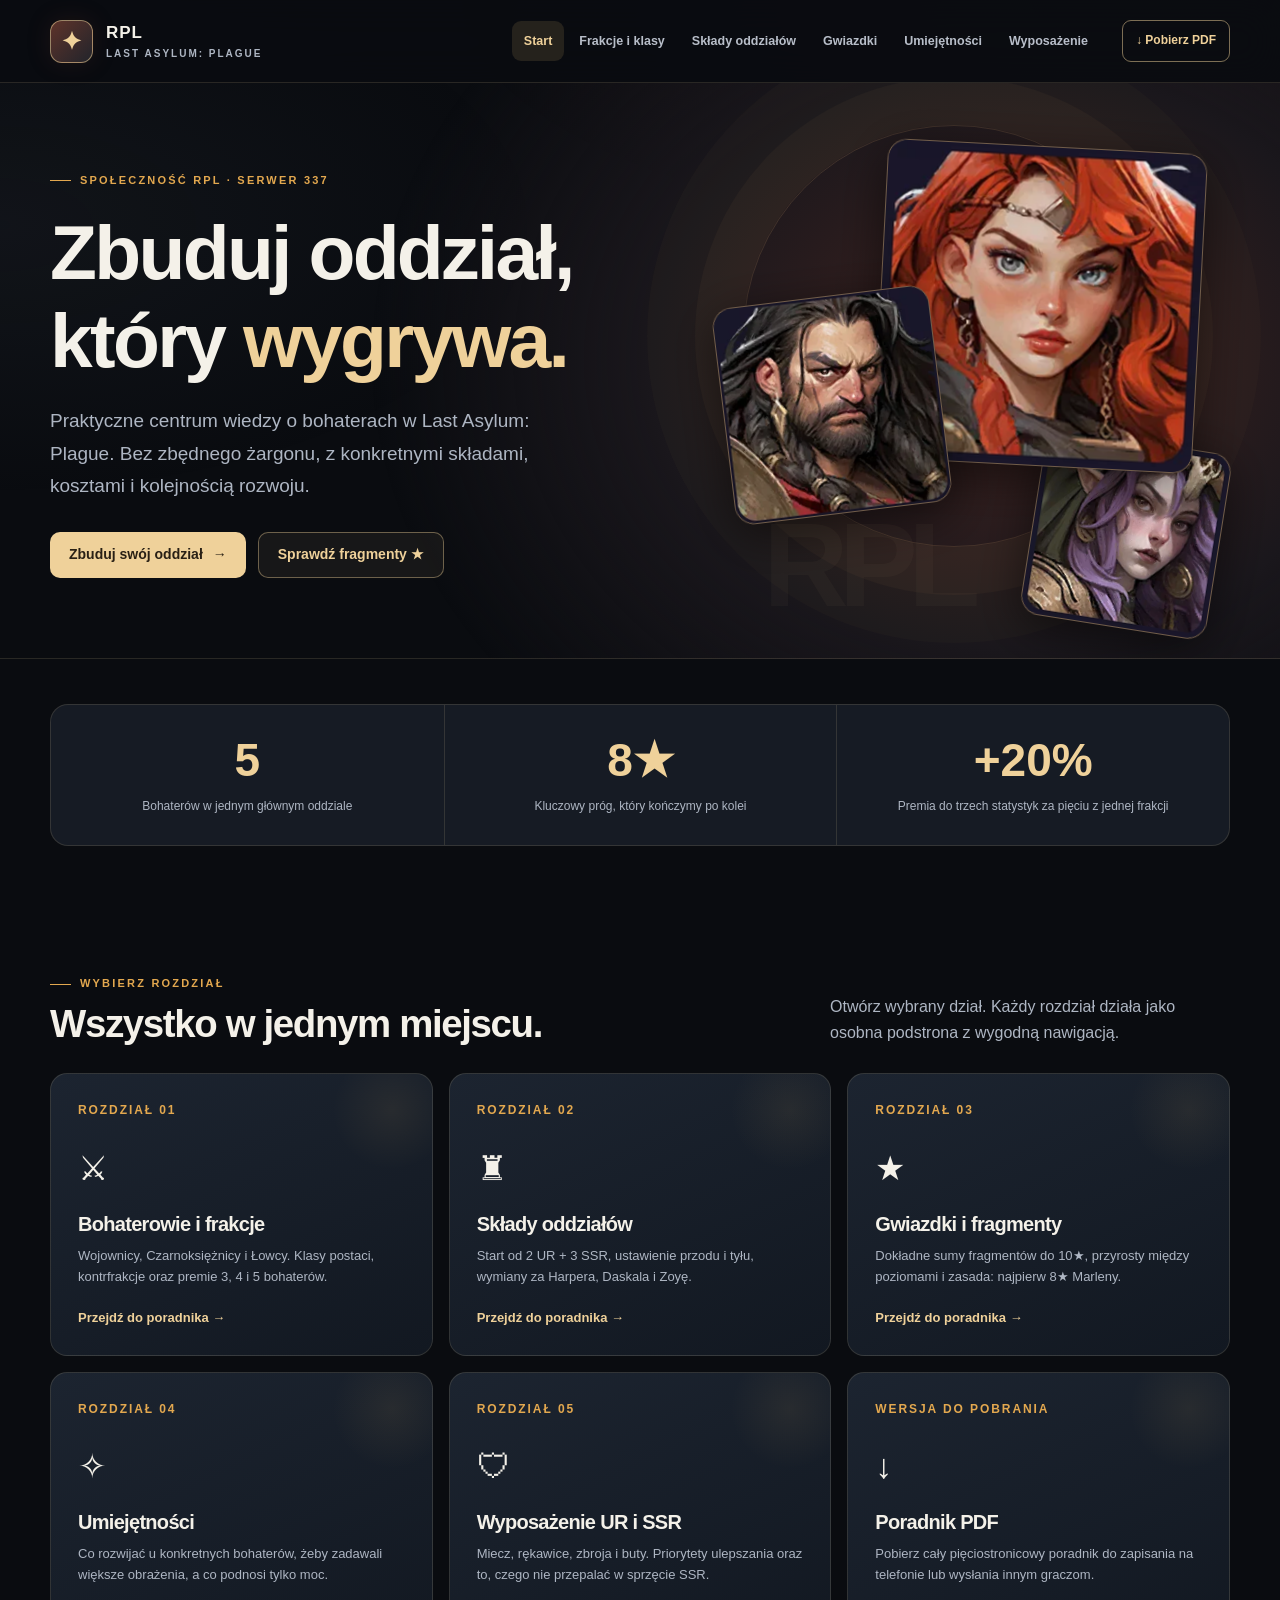
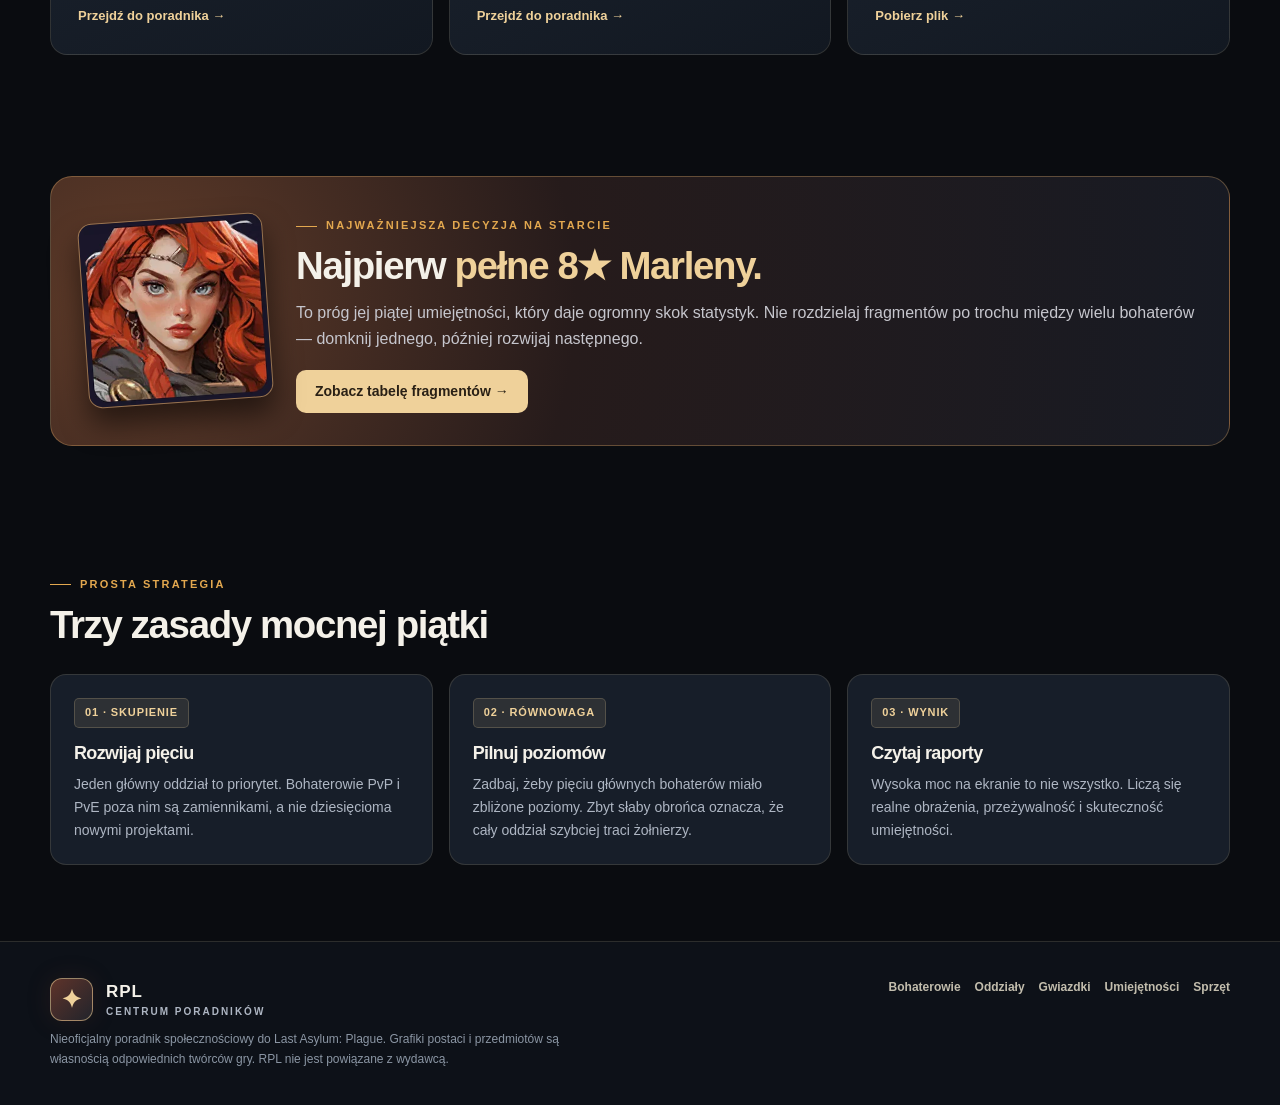
<file: index.html>
<!doctype html>
<html lang="pl">
<head>
  <meta charset="utf-8">
  <meta name="viewport" content="width=device-width, initial-scale=1">
  <meta name="theme-color" content="#0a0c10">
  <meta name="description" content="Polski poradnik Last Asylum: Plague przygotowany dla RPL. Bohaterowie, frakcje, gwiazdki, umiejętności, składy oddziałów i wyposażenie UR/SSR.">
  <title>Centrum poradników RPL — Last Asylum: Plague</title>
  <link rel="icon" href="assets/source-010.png">
  <link rel="stylesheet" href="style.css">
  <script src="site.js" defer></script>
</head>
<body data-page="index">
  <div id="site-header"></div>
  <main>
    <section class="hero">
      <div class="shell hero-grid">
        <div class="hero-copy">
          <span class="eyebrow">Społeczność RPL · Serwer 337</span>
          <h1>Zbuduj oddział,<br>który <span class="gold">wygrywa.</span></h1>
          <p class="lead">Praktyczne centrum wiedzy o bohaterach w Last Asylum: Plague. Bez zbędnego żargonu, z konkretnymi składami, kosztami i kolejnością rozwoju.</p>
          <div class="hero-actions">
            <a class="button button-primary" href="sklady.html">Zbuduj swój oddział <span aria-hidden="true">→</span></a>
            <a class="button button-secondary" href="gwiazdki.html">Sprawdź fragmenty ★</a>
          </div>
        </div>
        <div class="hero-art" aria-label="Portrety bohaterów Last Asylum">
          <img class="portrait main" src="assets/source-010.png" alt="Marlena">
          <img class="portrait left" src="assets/source-006.png" alt="Arthur">
          <img class="portrait bottom" src="assets/source-022.png" alt="Zoya">
        </div>
      </div>
    </section>

    <section class="section-tight">
      <div class="shell">
        <div class="stat-strip" aria-label="Trzy najważniejsze zasady">
          <div class="stat"><b>5</b><span>Bohaterów w jednym głównym oddziale</span></div>
          <div class="stat"><b>8★</b><span>Kluczowy próg, który kończymy po kolei</span></div>
          <div class="stat"><b>+20%</b><span>Premia do trzech statystyk za pięciu z jednej frakcji</span></div>
        </div>
      </div>
    </section>

    <section id="poradniki" class="section">
      <div class="shell">
        <div class="section-head">
          <div>
            <span class="eyebrow">Wybierz rozdział</span>
            <h2>Wszystko w jednym miejscu.</h2>
          </div>
          <p class="muted">Otwórz wybrany dział. Każdy rozdział działa jako osobna podstrona z wygodną nawigacją.</p>
        </div>
        <div class="topics-grid">
          <a class="topic-card" href="bohaterowie.html">
            <span class="number">ROZDZIAŁ 01</span><span class="topic-icon" aria-hidden="true">⚔</span>
            <h3>Bohaterowie i frakcje</h3>
            <p>Wojownicy, Czarnoksiężnicy i Łowcy. Klasy postaci, kontrfrakcje oraz premie 3, 4 i 5 bohaterów.</p>
            <span class="go">Przejdź do poradnika →</span>
          </a>
          <a class="topic-card" href="sklady.html">
            <span class="number">ROZDZIAŁ 02</span><span class="topic-icon" aria-hidden="true">♜</span>
            <h3>Składy oddziałów</h3>
            <p>Start od 2 UR + 3 SSR, ustawienie przodu i tyłu, wymiany za Harpera, Daskala i Zoyę.</p>
            <span class="go">Przejdź do poradnika →</span>
          </a>
          <a class="topic-card" href="gwiazdki.html">
            <span class="number">ROZDZIAŁ 03</span><span class="topic-icon" aria-hidden="true">★</span>
            <h3>Gwiazdki i fragmenty</h3>
            <p>Dokładne sumy fragmentów do 10★, przyrosty między poziomami i zasada: najpierw 8★ Marleny.</p>
            <span class="go">Przejdź do poradnika →</span>
          </a>
          <a class="topic-card" href="umiejetnosci.html">
            <span class="number">ROZDZIAŁ 04</span><span class="topic-icon" aria-hidden="true">✧</span>
            <h3>Umiejętności</h3>
            <p>Co rozwijać u konkretnych bohaterów, żeby zadawali większe obrażenia, a co podnosi tylko moc.</p>
            <span class="go">Przejdź do poradnika →</span>
          </a>
          <a class="topic-card" href="wyposazenie.html">
            <span class="number">ROZDZIAŁ 05</span><span class="topic-icon" aria-hidden="true">🛡</span>
            <h3>Wyposażenie UR i SSR</h3>
            <p>Miecz, rękawice, zbroja i buty. Priorytety ulepszania oraz to, czego nie przepalać w sprzęcie SSR.</p>
            <span class="go">Przejdź do poradnika →</span>
          </a>
          <a class="topic-card" href="Poradnik_Last_Asylum_RPL.pdf" download>
            <span class="number">WERSJA DO POBRANIA</span><span class="topic-icon" aria-hidden="true">↓</span>
            <h3>Poradnik PDF</h3>
            <p>Pobierz cały pięciostronicowy poradnik do zapisania na telefonie lub wysłania innym graczom.</p>
            <span class="go">Pobierz plik →</span>
          </a>
        </div>
      </div>
    </section>

    <section class="section-tight">
      <div class="shell">
        <div class="feature-panel">
          <div class="feature-visual"><img src="assets/source-010.png" alt="Portret Marleny"></div>
          <div>
            <span class="eyebrow">Najważniejsza decyzja na starcie</span>
            <h2>Najpierw <span class="gold">pełne 8★ Marleny.</span></h2>
            <p>To próg jej piątej umiejętności, który daje ogromny skok statystyk. Nie rozdzielaj fragmentów po trochu między wielu bohaterów — domknij jednego, później rozwijaj następnego.</p>
            <a class="button button-primary" href="gwiazdki.html">Zobacz tabelę fragmentów →</a>
          </div>
        </div>
      </div>
    </section>

    <section class="section">
      <div class="shell">
        <div class="section-head"><div><span class="eyebrow">Prosta strategia</span><h2>Trzy zasady mocnej piątki</h2></div></div>
        <div class="cards-3">
          <div class="info-card"><span class="tag">01 · SKUPIENIE</span><h3 style="margin-top:15px">Rozwijaj pięciu</h3><p>Jeden główny oddział to priorytet. Bohaterowie PvP i PvE poza nim są zamiennikami, a nie dziesięcioma nowymi projektami.</p></div>
          <div class="info-card"><span class="tag">02 · RÓWNOWAGA</span><h3 style="margin-top:15px">Pilnuj poziomów</h3><p>Zadbaj, żeby pięciu głównych bohaterów miało zbliżone poziomy. Zbyt słaby obrońca oznacza, że cały oddział szybciej traci żołnierzy.</p></div>
          <div class="info-card"><span class="tag">03 · WYNIK</span><h3 style="margin-top:15px">Czytaj raporty</h3><p>Wysoka moc na ekranie to nie wszystko. Liczą się realne obrażenia, przeżywalność i skuteczność umiejętności.</p></div>
        </div>
      </div>
    </section>
  </main>
  <div id="site-footer"></div>
</body>
</html>
</file>
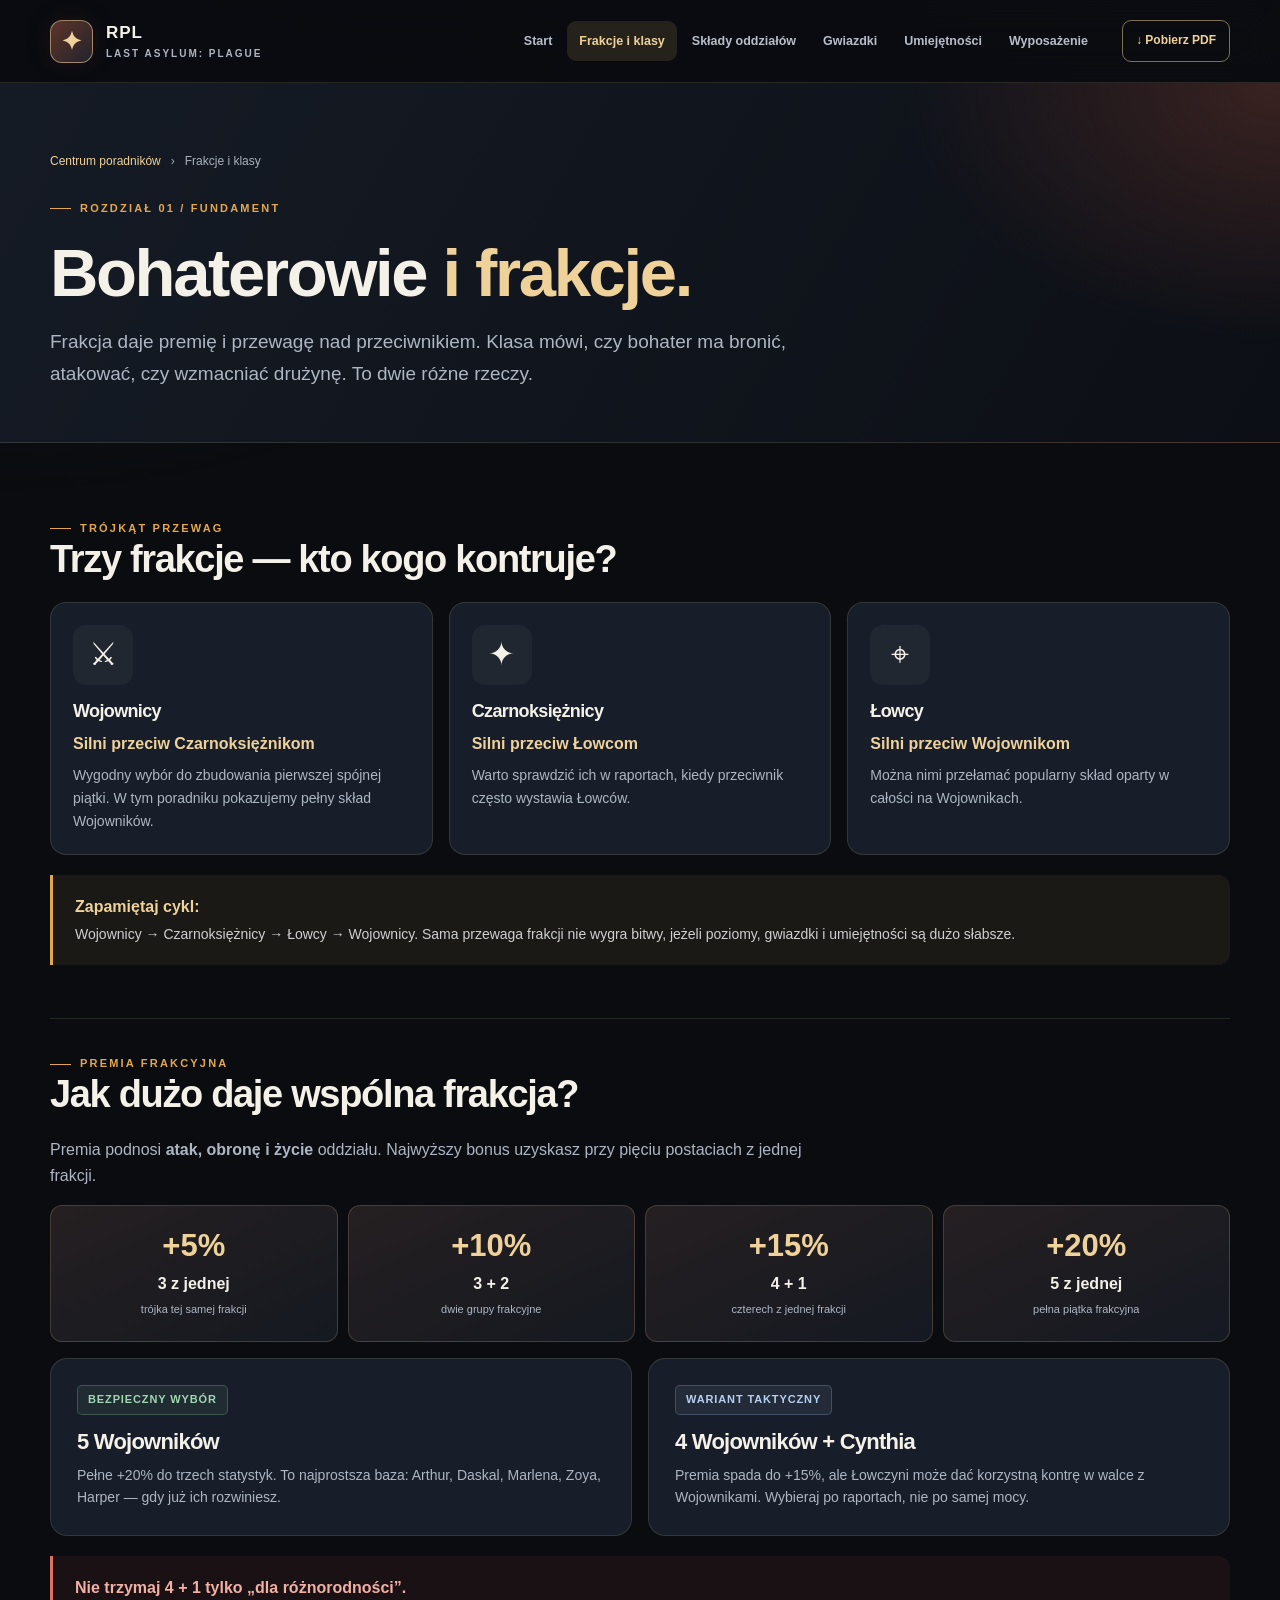
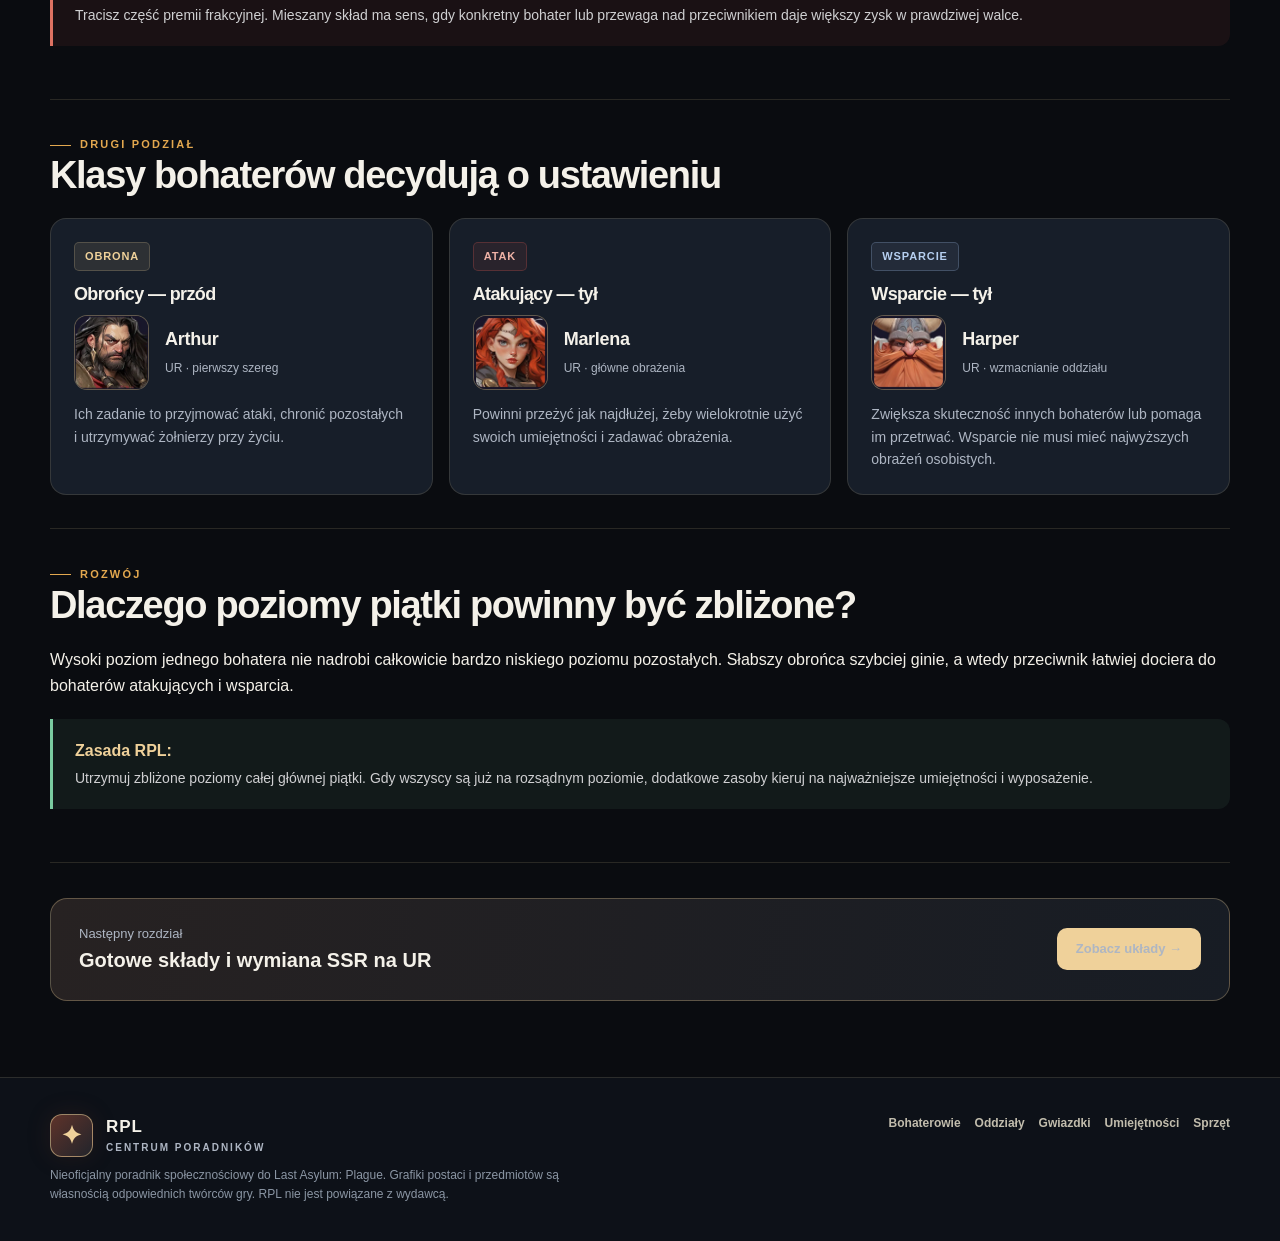
<file: bohaterowie.html>
<!doctype html>
<html lang="pl">
<head>
  <meta charset="utf-8"><meta name="viewport" content="width=device-width, initial-scale=1">
  <meta name="theme-color" content="#0a0c10">
  <meta name="description" content="Frakcje, klasy, premie i ustawienie bohaterów w Last Asylum: Plague — poradnik RPL.">
  <title>Bohaterowie i frakcje — RPL Last Asylum</title>
  <link rel="icon" href="assets/source-010.png"><link rel="stylesheet" href="style.css"><script src="site.js" defer></script>
</head>
<body data-page="bohaterowie">
  <div id="site-header"></div>
  <main>
    <div class="page-banner">
      <div class="shell article-head">
        <div class="breadcrumbs"><a href="index.html">Centrum poradników</a> <span>›</span> Frakcje i klasy</div>
        <span class="eyebrow">Rozdział 01 / Fundament</span>
        <h1>Bohaterowie <span class="gold">i frakcje.</span></h1>
        <p class="lead">Frakcja daje premię i przewagę nad przeciwnikiem. Klasa mówi, czy bohater ma bronić, atakować, czy wzmacniać drużynę. To dwie różne rzeczy.</p>
      </div>
    </div>
    <div class="shell article">
      <section class="article-section">
        <span class="eyebrow">Trójkąt przewag</span>
        <h2>Trzy frakcje — kto kogo kontruje?</h2>
        <div class="cards-3">
          <div class="info-card faction-card"><div class="faction-symbol">⚔</div><h3>Wojownicy</h3><b>Silni przeciw Czarnoksiężnikom</b><p>Wygodny wybór do zbudowania pierwszej spójnej piątki. W tym poradniku pokazujemy pełny skład Wojowników.</p></div>
          <div class="info-card faction-card"><div class="faction-symbol">✦</div><h3>Czarnoksiężnicy</h3><b>Silni przeciw Łowcom</b><p>Warto sprawdzić ich w raportach, kiedy przeciwnik często wystawia Łowców.</p></div>
          <div class="info-card faction-card"><div class="faction-symbol">⌖</div><h3>Łowcy</h3><b>Silni przeciw Wojownikom</b><p>Można nimi przełamać popularny skład oparty w całości na Wojownikach.</p></div>
        </div>
        <div class="note"><strong>Zapamiętaj cykl:</strong><p>Wojownicy → Czarnoksiężnicy → Łowcy → Wojownicy. Sama przewaga frakcji nie wygra bitwy, jeżeli poziomy, gwiazdki i umiejętności są dużo słabsze.</p></div>
      </section>
      <section class="article-section">
        <span class="eyebrow">Premia frakcyjna</span>
        <h2>Jak dużo daje wspólna frakcja?</h2>
        <p class="section-intro">Premia podnosi <strong>atak, obronę i życie</strong> oddziału. Najwyższy bonus uzyskasz przy pięciu postaciach z jednej frakcji.</p>
        <div class="bonus-grid">
          <div class="bonus-card"><span class="bonus-value">+5%</span><strong>3 z jednej</strong><small>trójka tej samej frakcji</small></div>
          <div class="bonus-card"><span class="bonus-value">+10%</span><strong>3 + 2</strong><small>dwie grupy frakcyjne</small></div>
          <div class="bonus-card"><span class="bonus-value">+15%</span><strong>4 + 1</strong><small>czterech z jednej frakcji</small></div>
          <div class="bonus-card"><span class="bonus-value">+20%</span><strong>5 z jednej</strong><small>pełna piątka frakcyjna</small></div>
        </div>
        <div class="cards-2" style="margin-top:16px">
          <div class="compare-card"><span class="tag green">BEZPIECZNY WYBÓR</span><h3 style="margin-top:14px">5 Wojowników</h3><p>Pełne +20% do trzech statystyk. To najprostsza baza: Arthur, Daskal, Marlena, Zoya, Harper — gdy już ich rozwiniesz.</p></div>
          <div class="compare-card"><span class="tag blue">WARIANT TAKTYCZNY</span><h3 style="margin-top:14px">4 Wojowników + Cynthia</h3><p>Premia spada do +15%, ale Łowczyni może dać korzystną kontrę w walce z Wojownikami. Wybieraj po raportach, nie po samej mocy.</p></div>
        </div>
        <div class="note red"><strong>Nie trzymaj 4 + 1 tylko „dla różnorodności”.</strong><p>Tracisz część premii frakcyjnej. Mieszany skład ma sens, gdy konkretny bohater lub przewaga nad przeciwnikiem daje większy zysk w prawdziwej walce.</p></div>
      </section>
      <section class="article-section">
        <span class="eyebrow">Drugi podział</span>
        <h2>Klasy bohaterów decydują o ustawieniu</h2>
        <div class="cards-3">
          <div class="info-card"><span class="tag">OBRONA</span><h3 style="margin-top:13px">Obrońcy — przód</h3><div class="hero-person"><img src="assets/source-006.png" alt="Arthur"><div><strong>Arthur</strong><small>UR · pierwszy szereg</small></div></div><p style="margin-top:13px">Ich zadanie to przyjmować ataki, chronić pozostałych i utrzymywać żołnierzy przy życiu.</p></div>
          <div class="info-card"><span class="tag red">ATAK</span><h3 style="margin-top:13px">Atakujący — tył</h3><div class="hero-person"><img src="assets/source-010.png" alt="Marlena"><div><strong>Marlena</strong><small>UR · główne obrażenia</small></div></div><p style="margin-top:13px">Powinni przeżyć jak najdłużej, żeby wielokrotnie użyć swoich umiejętności i zadawać obrażenia.</p></div>
          <div class="info-card"><span class="tag blue">WSPARCIE</span><h3 style="margin-top:13px">Wsparcie — tył</h3><div class="hero-person"><img src="assets/source-024.png" alt="Harper"><div><strong>Harper</strong><small>UR · wzmacnianie oddziału</small></div></div><p style="margin-top:13px">Zwiększa skuteczność innych bohaterów lub pomaga im przetrwać. Wsparcie nie musi mieć najwyższych obrażeń osobistych.</p></div>
        </div>
      </section>
      <section class="article-section">
        <span class="eyebrow">Rozwój</span>
        <h2>Dlaczego poziomy piątki powinny być zbliżone?</h2>
        <p>Wysoki poziom jednego bohatera nie nadrobi całkowicie bardzo niskiego poziomu pozostałych. Słabszy obrońca szybciej ginie, a wtedy przeciwnik łatwiej dociera do bohaterów atakujących i wsparcia.</p>
        <div class="note green"><strong>Zasada RPL:</strong><p>Utrzymuj zbliżone poziomy całej głównej piątki. Gdy wszyscy są już na rozsądnym poziomie, dodatkowe zasoby kieruj na najważniejsze umiejętności i wyposażenie.</p></div>
      </section>
      <a class="article-next" href="sklady.html"><div><span>Następny rozdział</span><strong>Gotowe składy i wymiana SSR na UR</strong></div><span class="button button-primary">Zobacz układy →</span></a>
    </div>
  </main>
  <div id="site-footer"></div>
</body>
</html>
</file>
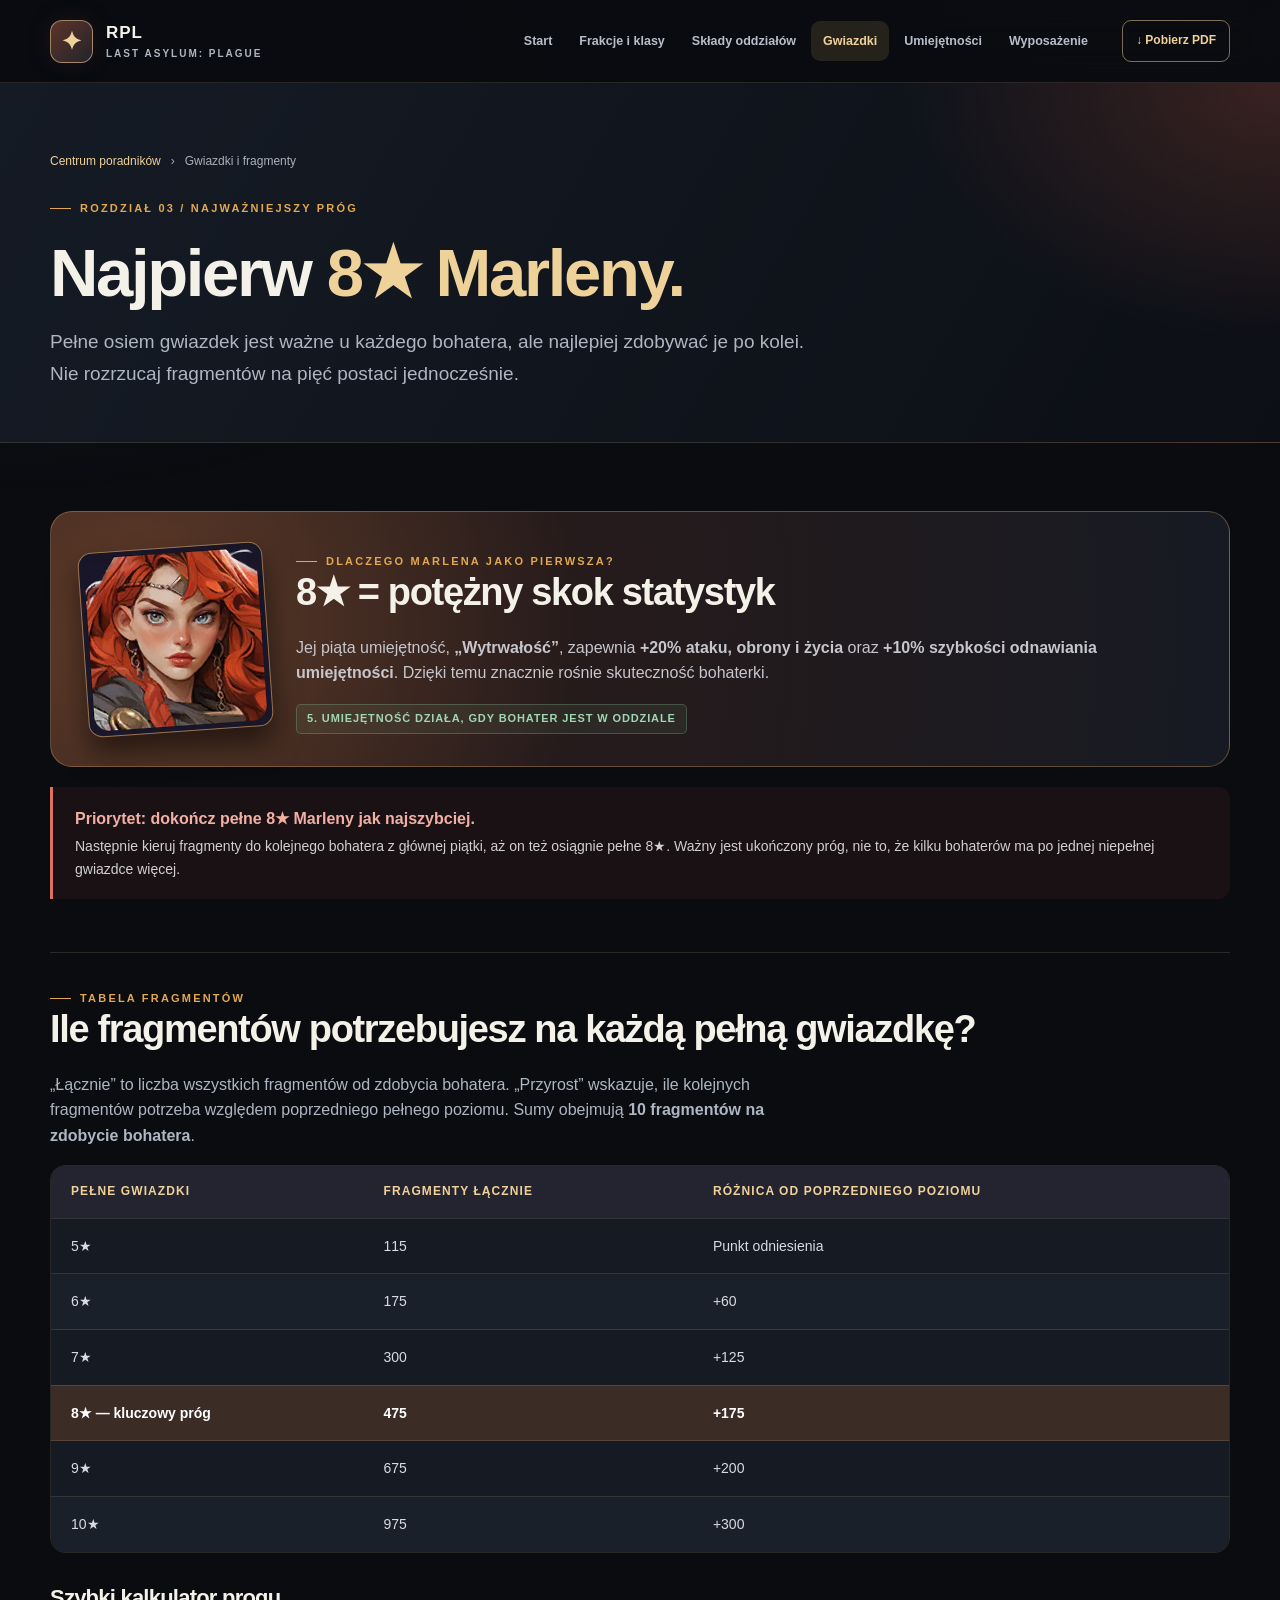
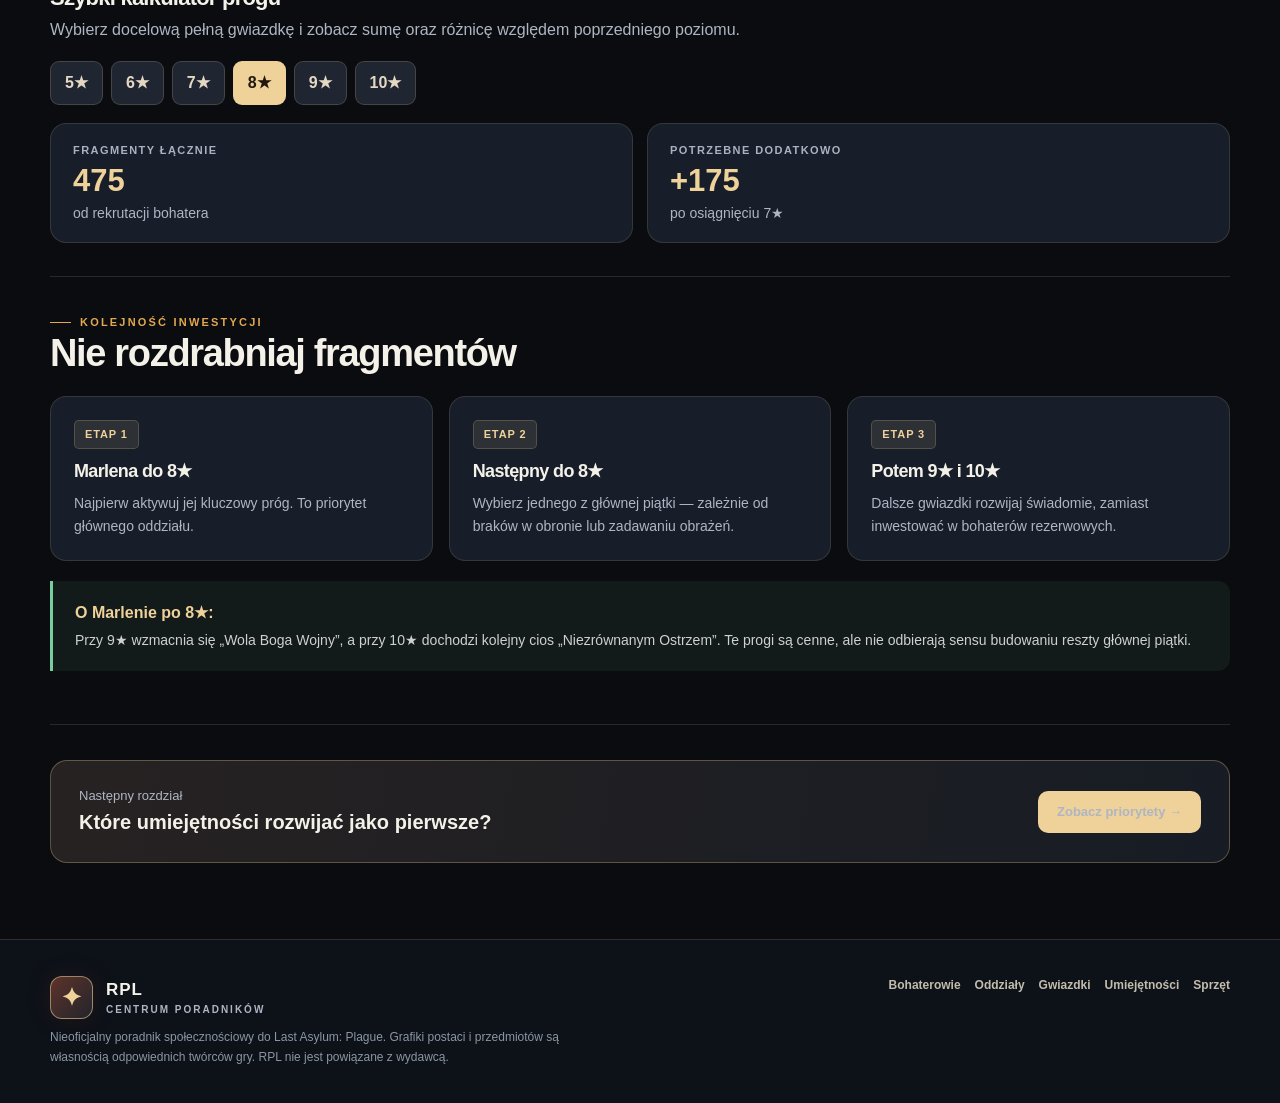
<file: gwiazdki.html>
<!doctype html>
<html lang="pl">
<head>
  <meta charset="utf-8"><meta name="viewport" content="width=device-width, initial-scale=1">
  <meta name="theme-color" content="#0a0c10">
  <meta name="description" content="Tabela fragmentów bohaterów Last Asylum na 5–10 pełnych gwiazdek, przyrosty i poradnik szybkiego rozwoju Marleny do 8★.">
  <title>Gwiazdki i fragmenty — RPL Last Asylum</title>
  <link rel="icon" href="assets/source-010.png"><link rel="stylesheet" href="style.css"><script src="site.js" defer></script>
</head>
<body data-page="gwiazdki">
  <div id="site-header"></div>
  <main>
    <div class="page-banner">
      <div class="shell article-head">
        <div class="breadcrumbs"><a href="index.html">Centrum poradników</a> <span>›</span> Gwiazdki i fragmenty</div>
        <span class="eyebrow">Rozdział 03 / Najważniejszy próg</span>
        <h1>Najpierw <span class="gold">8★ Marleny.</span></h1>
        <p class="lead">Pełne osiem gwiazdek jest ważne u każdego bohatera, ale najlepiej zdobywać je po kolei. Nie rozrzucaj fragmentów na pięć postaci jednocześnie.</p>
      </div>
    </div>
    <div class="shell article">
      <section class="article-section">
        <div class="feature-panel">
          <div class="feature-visual"><img src="assets/source-010.png" alt="Marlena"></div>
          <div>
            <span class="eyebrow">Dlaczego Marlena jako pierwsza?</span>
            <h2>8★ = potężny skok statystyk</h2>
            <p>Jej piąta umiejętność, <strong>„Wytrwałość”</strong>, zapewnia <strong>+20% ataku, obrony i życia</strong> oraz <strong>+10% szybkości odnawiania umiejętności</strong>. Dzięki temu znacznie rośnie skuteczność bohaterki.</p>
            <span class="tag green">5. UMIEJĘTNOŚĆ DZIAŁA, GDY BOHATER JEST W ODDZIALE</span>
          </div>
        </div>
        <div class="note red"><strong>Priorytet: dokończ pełne 8★ Marleny jak najszybciej.</strong><p>Następnie kieruj fragmenty do kolejnego bohatera z głównej piątki, aż on też osiągnie pełne 8★. Ważny jest ukończony próg, nie to, że kilku bohaterów ma po jednej niepełnej gwiazdce więcej.</p></div>
      </section>
      <section class="article-section">
        <span class="eyebrow">Tabela fragmentów</span>
        <h2>Ile fragmentów potrzebujesz na każdą pełną gwiazdkę?</h2>
        <p class="section-intro">„Łącznie” to liczba wszystkich fragmentów od zdobycia bohatera. „Przyrost” wskazuje, ile kolejnych fragmentów potrzeba względem poprzedniego pełnego poziomu. Sumy obejmują <strong>10 fragmentów na zdobycie bohatera</strong>.</p>
        <div class="table-scroll">
          <table>
            <thead><tr><th>Pełne gwiazdki</th><th>Fragmenty łącznie</th><th>Różnica od poprzedniego poziomu</th></tr></thead>
            <tbody>
              <tr><td>5★</td><td>115</td><td>Punkt odniesienia</td></tr>
              <tr><td>6★</td><td>175</td><td>+60</td></tr>
              <tr><td>7★</td><td>300</td><td>+125</td></tr>
              <tr class="focus"><td>8★ — kluczowy próg</td><td>475</td><td>+175</td></tr>
              <tr><td>9★</td><td>675</td><td>+200</td></tr>
              <tr><td>10★</td><td>975</td><td>+300</td></tr>
            </tbody>
          </table>
        </div>
        <h3 style="margin:32px 0 7px">Szybki kalkulator progu</h3>
        <p class="muted">Wybierz docelową pełną gwiazdkę i zobacz sumę oraz różnicę względem poprzedniego poziomu.</p>
        <div class="stars-selector" role="group" aria-label="Wybierz poziom gwiazdek">
          <button type="button" class="star-button" data-star="5" aria-pressed="false">5★</button>
          <button type="button" class="star-button" data-star="6" aria-pressed="false">6★</button>
          <button type="button" class="star-button" data-star="7" aria-pressed="false">7★</button>
          <button type="button" class="star-button" data-star="8" aria-pressed="true">8★</button>
          <button type="button" class="star-button" data-star="9" aria-pressed="false">9★</button>
          <button type="button" class="star-button" data-star="10" aria-pressed="false">10★</button>
        </div>
        <div class="star-result" aria-live="polite">
          <div class="info-card"><div class="subtle-label">Fragmenty łącznie</div><div class="big-number" id="star-total">475</div><p>od rekrutacji bohatera</p></div>
          <div class="info-card"><div class="subtle-label">Potrzebne dodatkowo</div><div class="big-number" id="star-diff">+175</div><p>po osiągnięciu <span id="star-from">7★</span></p></div>
        </div>
      </section>
      <section class="article-section">
        <span class="eyebrow">Kolejność inwestycji</span>
        <h2>Nie rozdrabniaj fragmentów</h2>
        <div class="cards-3">
          <div class="info-card"><span class="tag">ETAP 1</span><h3 style="margin-top:12px">Marlena do 8★</h3><p>Najpierw aktywuj jej kluczowy próg. To priorytet głównego oddziału.</p></div>
          <div class="info-card"><span class="tag">ETAP 2</span><h3 style="margin-top:12px">Następny do 8★</h3><p>Wybierz jednego z głównej piątki — zależnie od braków w obronie lub zadawaniu obrażeń.</p></div>
          <div class="info-card"><span class="tag">ETAP 3</span><h3 style="margin-top:12px">Potem 9★ i 10★</h3><p>Dalsze gwiazdki rozwijaj świadomie, zamiast inwestować w bohaterów rezerwowych.</p></div>
        </div>
        <div class="note green"><strong>O Marlenie po 8★:</strong><p>Przy 9★ wzmacnia się „Wola Boga Wojny”, a przy 10★ dochodzi kolejny cios „Niezrównanym Ostrzem”. Te progi są cenne, ale nie odbierają sensu budowaniu reszty głównej piątki.</p></div>
      </section>
      <a class="article-next" href="umiejetnosci.html"><div><span>Następny rozdział</span><strong>Które umiejętności rozwijać jako pierwsze?</strong></div><span class="button button-primary">Zobacz priorytety →</span></a>
    </div>
  </main>
  <div id="site-footer"></div>
</body>
</html>
</file>
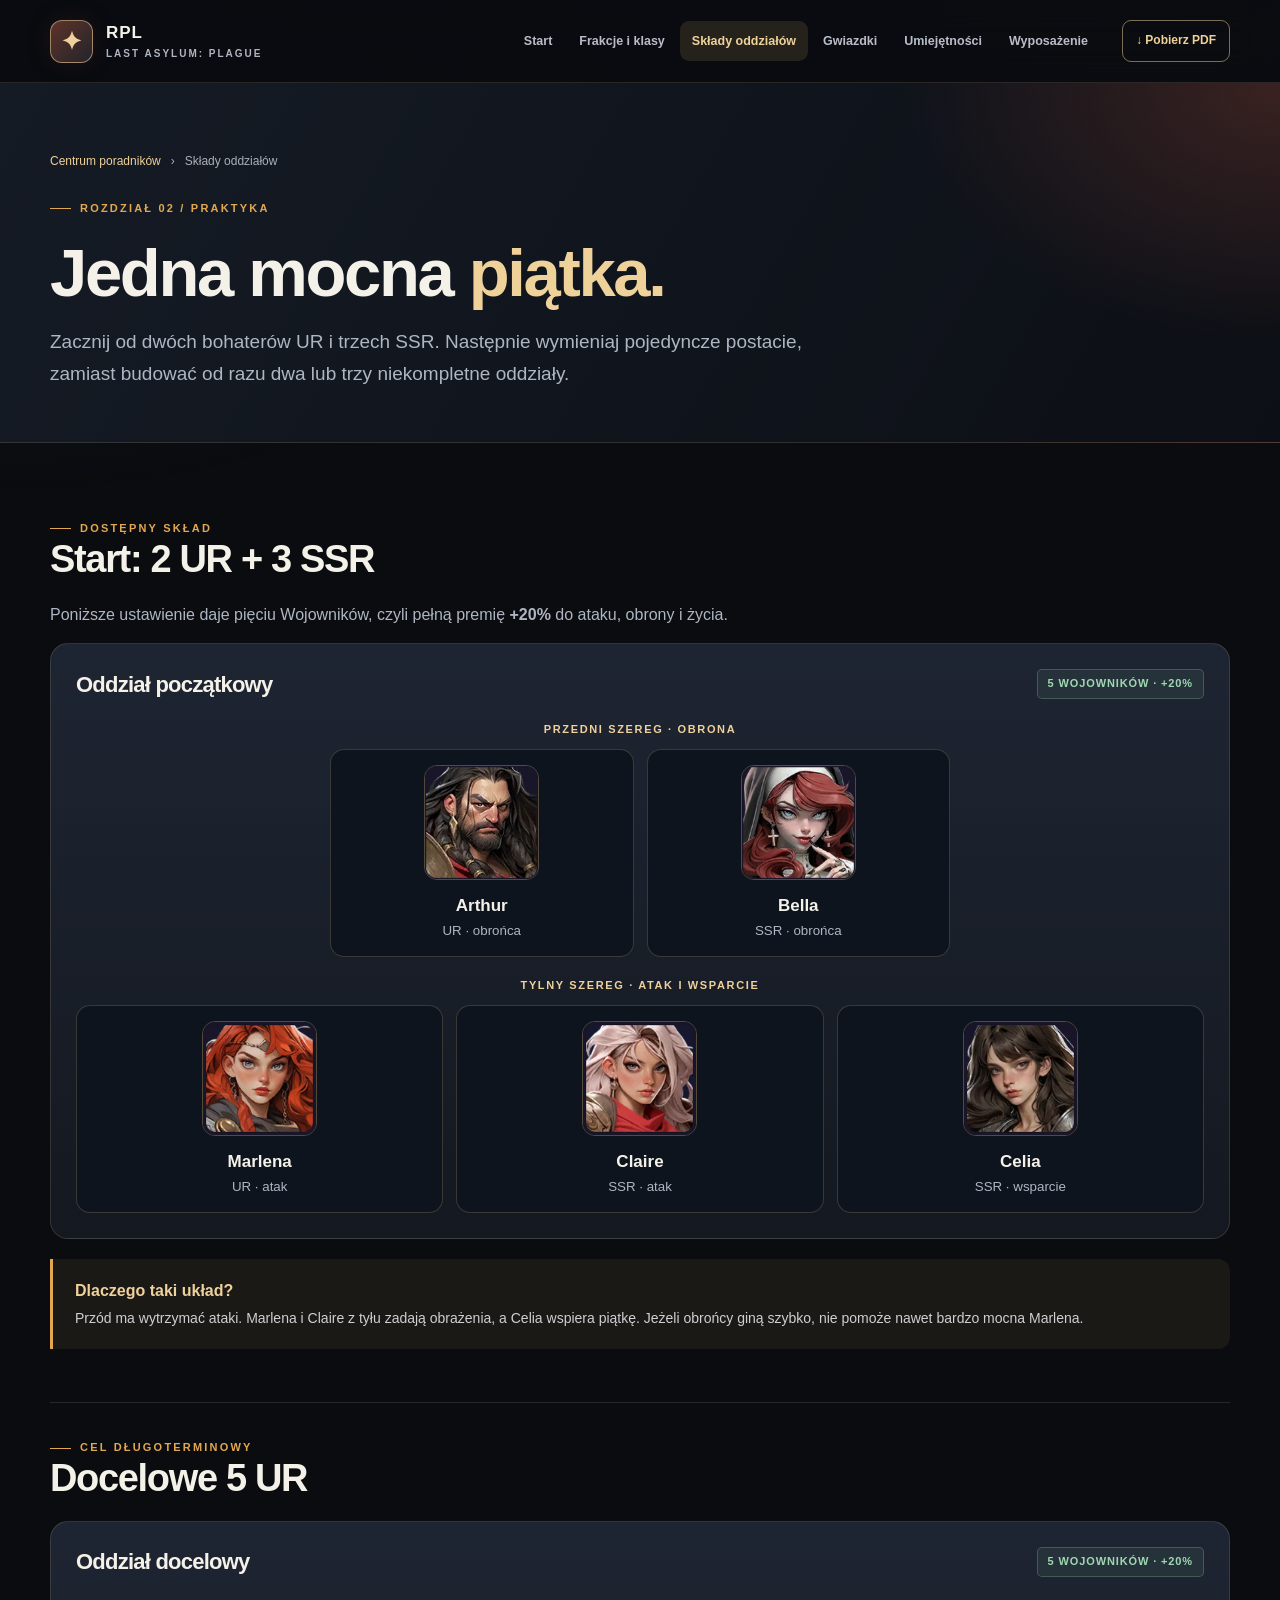
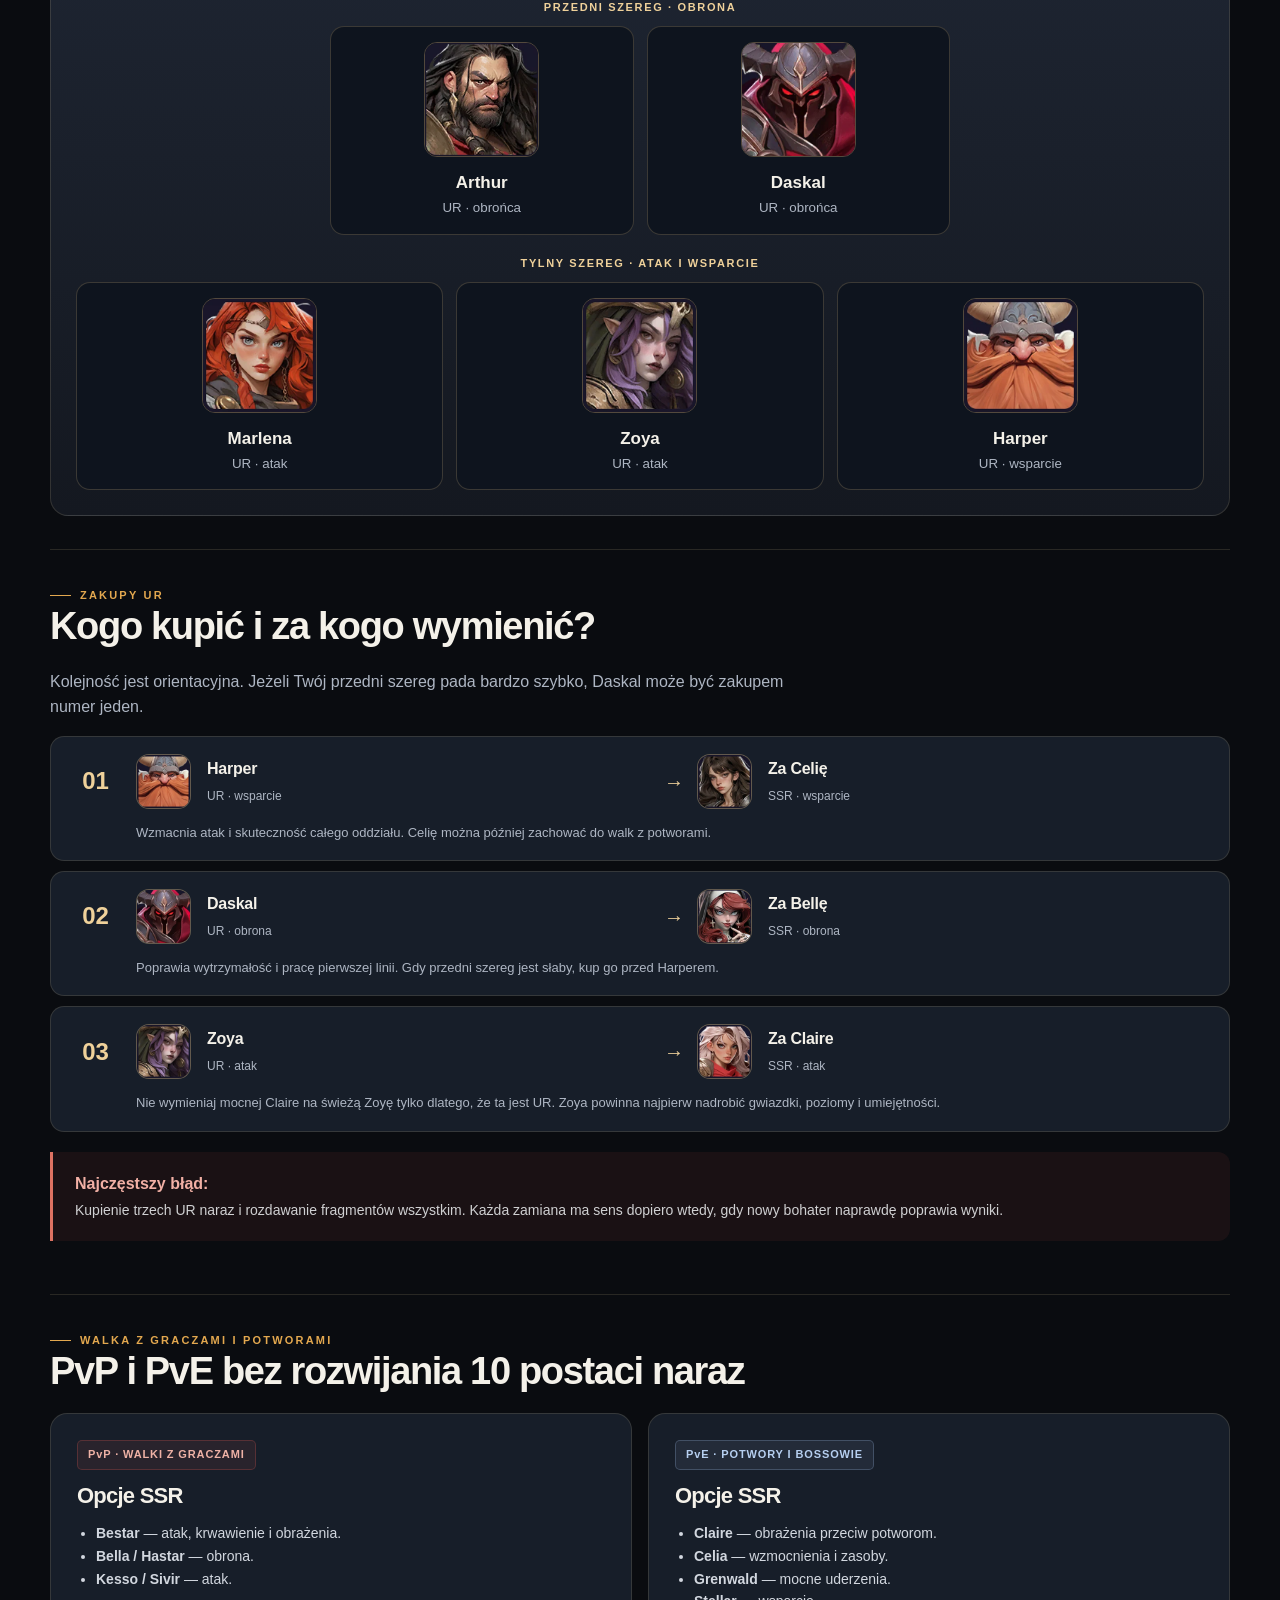
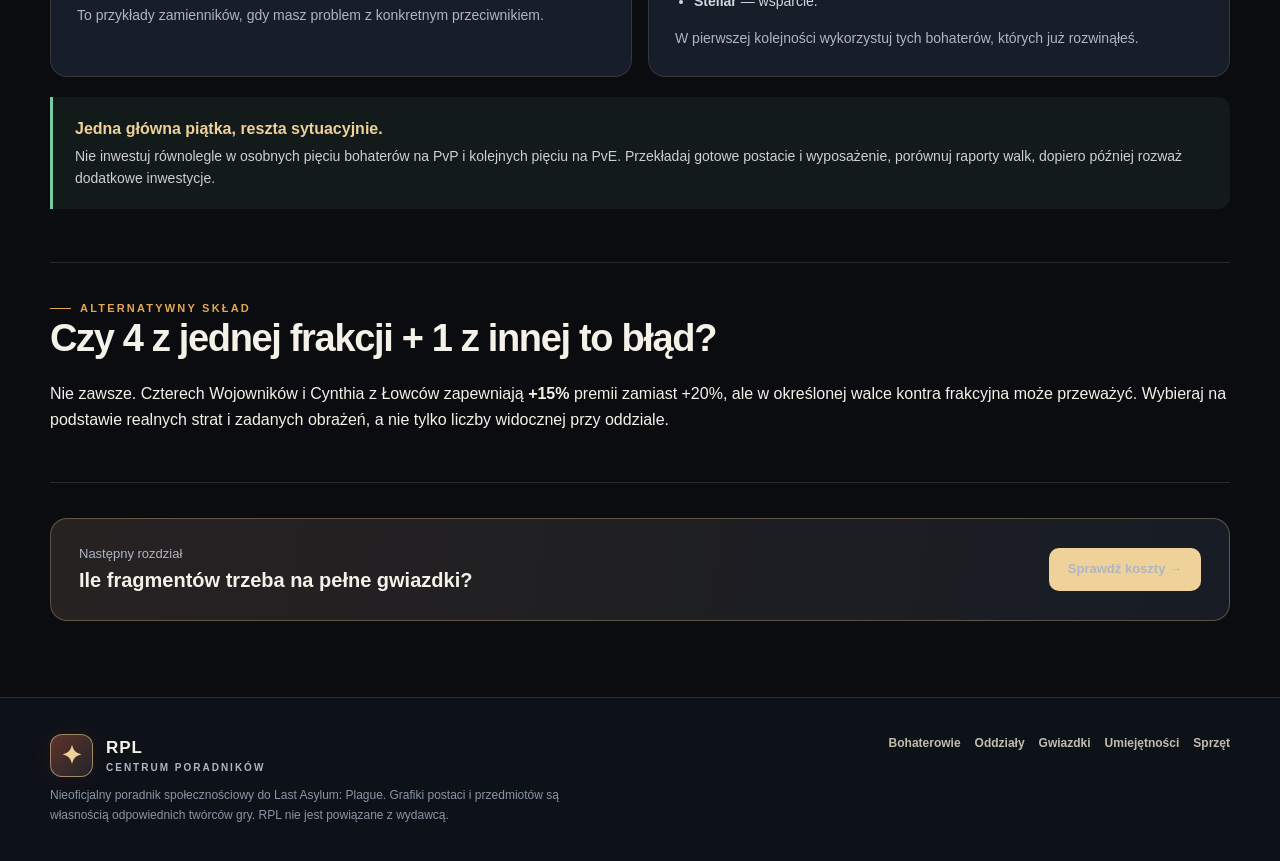
<file: sklady.html>
<!doctype html>
<html lang="pl">
<head>
  <meta charset="utf-8"><meta name="viewport" content="width=device-width, initial-scale=1">
  <meta name="theme-color" content="#0a0c10">
  <meta name="description" content="Gotowe składy 2 UR + 3 SSR oraz docelowe 5 UR, zamiany bohaterów, PvP i PvE — Last Asylum RPL.">
  <title>Składy oddziałów — RPL Last Asylum</title>
  <link rel="icon" href="assets/source-010.png"><link rel="stylesheet" href="style.css"><script src="site.js" defer></script>
</head>
<body data-page="sklady">
  <div id="site-header"></div>
  <main>
    <div class="page-banner">
      <div class="shell article-head">
        <div class="breadcrumbs"><a href="index.html">Centrum poradników</a> <span>›</span> Składy oddziałów</div>
        <span class="eyebrow">Rozdział 02 / Praktyka</span>
        <h1>Jedna mocna <span class="gold">piątka.</span></h1>
        <p class="lead">Zacznij od dwóch bohaterów UR i trzech SSR. Następnie wymieniaj pojedyncze postacie, zamiast budować od razu dwa lub trzy niekompletne oddziały.</p>
      </div>
    </div>
    <div class="shell article">
      <section class="article-section">
        <span class="eyebrow">Dostępny skład</span>
        <h2>Start: 2 UR + 3 SSR</h2>
        <p class="section-intro">Poniższe ustawienie daje pięciu Wojowników, czyli pełną premię <strong>+20%</strong> do ataku, obrony i życia.</p>
        <div class="formation">
          <div class="formation-head"><h3>Oddział początkowy</h3><span class="tag green">5 WOJOWNIKÓW · +20%</span></div>
          <div class="zone-label">Przedni szereg · obrona</div>
          <div class="formation-zone front">
            <div class="formation-card"><img src="assets/source-006.png" alt="Arthur"><strong>Arthur</strong><small>UR · obrońca</small></div>
            <div class="formation-card"><img src="assets/source-008.png" alt="Bella"><strong>Bella</strong><small>SSR · obrońca</small></div>
          </div>
          <div class="zone-label">Tylny szereg · atak i wsparcie</div>
          <div class="formation-zone">
            <div class="formation-card"><img src="assets/source-010.png" alt="Marlena"><strong>Marlena</strong><small>UR · atak</small></div>
            <div class="formation-card"><img src="assets/source-012.png" alt="Claire"><strong>Claire</strong><small>SSR · atak</small></div>
            <div class="formation-card"><img src="assets/source-014.png" alt="Celia"><strong>Celia</strong><small>SSR · wsparcie</small></div>
          </div>
        </div>
        <div class="note"><strong>Dlaczego taki układ?</strong><p>Przód ma wytrzymać ataki. Marlena i Claire z tyłu zadają obrażenia, a Celia wspiera piątkę. Jeżeli obrońcy giną szybko, nie pomoże nawet bardzo mocna Marlena.</p></div>
      </section>
      <section class="article-section">
        <span class="eyebrow">Cel długoterminowy</span>
        <h2>Docelowe 5 UR</h2>
        <div class="formation">
          <div class="formation-head"><h3>Oddział docelowy</h3><span class="tag green">5 WOJOWNIKÓW · +20%</span></div>
          <div class="zone-label">Przedni szereg · obrona</div>
          <div class="formation-zone front">
            <div class="formation-card"><img src="assets/source-006.png" alt="Arthur"><strong>Arthur</strong><small>UR · obrońca</small></div>
            <div class="formation-card"><img src="assets/source-018.png" alt="Daskal"><strong>Daskal</strong><small>UR · obrońca</small></div>
          </div>
          <div class="zone-label">Tylny szereg · atak i wsparcie</div>
          <div class="formation-zone">
            <div class="formation-card"><img src="assets/source-010.png" alt="Marlena"><strong>Marlena</strong><small>UR · atak</small></div>
            <div class="formation-card"><img src="assets/source-022.png" alt="Zoya"><strong>Zoya</strong><small>UR · atak</small></div>
            <div class="formation-card"><img src="assets/source-024.png" alt="Harper"><strong>Harper</strong><small>UR · wsparcie</small></div>
          </div>
        </div>
      </section>
      <section class="article-section">
        <span class="eyebrow">Zakupy UR</span>
        <h2>Kogo kupić i za kogo wymienić?</h2>
        <p class="section-intro">Kolejność jest orientacyjna. Jeżeli Twój przedni szereg pada bardzo szybko, Daskal może być zakupem numer jeden.</p>
        <div class="swap">
          <span class="swap-index">01</span><div class="hero-person"><img src="assets/source-024.png" alt="Harper"><div><strong>Harper</strong><small>UR · wsparcie</small></div></div><span class="swap-arrow">→</span><div class="hero-person"><img src="assets/source-014.png" alt="Celia"><div><strong>Za Celię</strong><small>SSR · wsparcie</small></div></div>
          <p class="swap-description">Wzmacnia atak i skuteczność całego oddziału. Celię można później zachować do walk z potworami.</p>
        </div>
        <div class="swap">
          <span class="swap-index">02</span><div class="hero-person"><img src="assets/source-018.png" alt="Daskal"><div><strong>Daskal</strong><small>UR · obrona</small></div></div><span class="swap-arrow">→</span><div class="hero-person"><img src="assets/source-008.png" alt="Bella"><div><strong>Za Bellę</strong><small>SSR · obrona</small></div></div>
          <p class="swap-description">Poprawia wytrzymałość i pracę pierwszej linii. Gdy przedni szereg jest słaby, kup go przed Harperem.</p>
        </div>
        <div class="swap">
          <span class="swap-index">03</span><div class="hero-person"><img src="assets/source-022.png" alt="Zoya"><div><strong>Zoya</strong><small>UR · atak</small></div></div><span class="swap-arrow">→</span><div class="hero-person"><img src="assets/source-012.png" alt="Claire"><div><strong>Za Claire</strong><small>SSR · atak</small></div></div>
          <p class="swap-description">Nie wymieniaj mocnej Claire na świeżą Zoyę tylko dlatego, że ta jest UR. Zoya powinna najpierw nadrobić gwiazdki, poziomy i umiejętności.</p>
        </div>
        <div class="note red"><strong>Najczęstszy błąd:</strong><p>Kupienie trzech UR naraz i rozdawanie fragmentów wszystkim. Każda zamiana ma sens dopiero wtedy, gdy nowy bohater naprawdę poprawia wyniki.</p></div>
      </section>
      <section class="article-section">
        <span class="eyebrow">Walka z graczami i potworami</span>
        <h2>PvP i PvE bez rozwijania 10 postaci naraz</h2>
        <div class="cards-2">
          <div class="compare-card"><span class="tag red">PvP · WALKI Z GRACZAMI</span><h3 style="margin-top:13px">Opcje SSR</h3><ul><li><strong>Bestar</strong> — atak, krwawienie i obrażenia.</li><li><strong>Bella / Hastar</strong> — obrona.</li><li><strong>Kesso / Sivir</strong> — atak.</li></ul><p>To przykłady zamienników, gdy masz problem z konkretnym przeciwnikiem.</p></div>
          <div class="compare-card"><span class="tag blue">PvE · POTWORY I BOSSOWIE</span><h3 style="margin-top:13px">Opcje SSR</h3><ul><li><strong>Claire</strong> — obrażenia przeciw potworom.</li><li><strong>Celia</strong> — wzmocnienia i zasoby.</li><li><strong>Grenwald</strong> — mocne uderzenia.</li><li><strong>Stellar</strong> — wsparcie.</li></ul><p>W pierwszej kolejności wykorzystuj tych bohaterów, których już rozwinąłeś.</p></div>
        </div>
        <div class="note green"><strong>Jedna główna piątka, reszta sytuacyjnie.</strong><p>Nie inwestuj równolegle w osobnych pięciu bohaterów na PvP i kolejnych pięciu na PvE. Przekładaj gotowe postacie i wyposażenie, porównuj raporty walk, dopiero później rozważ dodatkowe inwestycje.</p></div>
      </section>
      <section class="article-section">
        <span class="eyebrow">Alternatywny skład</span>
        <h2>Czy 4 z jednej frakcji + 1 z innej to błąd?</h2>
        <p>Nie zawsze. Czterech Wojowników i Cynthia z Łowców zapewniają <strong>+15%</strong> premii zamiast +20%, ale w określonej walce kontra frakcyjna może przeważyć. Wybieraj na podstawie realnych strat i zadanych obrażeń, a nie tylko liczby widocznej przy oddziale.</p>
      </section>
      <a class="article-next" href="gwiazdki.html"><div><span>Następny rozdział</span><strong>Ile fragmentów trzeba na pełne gwiazdki?</strong></div><span class="button button-primary">Sprawdź koszty →</span></a>
    </div>
  </main>
  <div id="site-footer"></div>
</body>
</html>
</file>
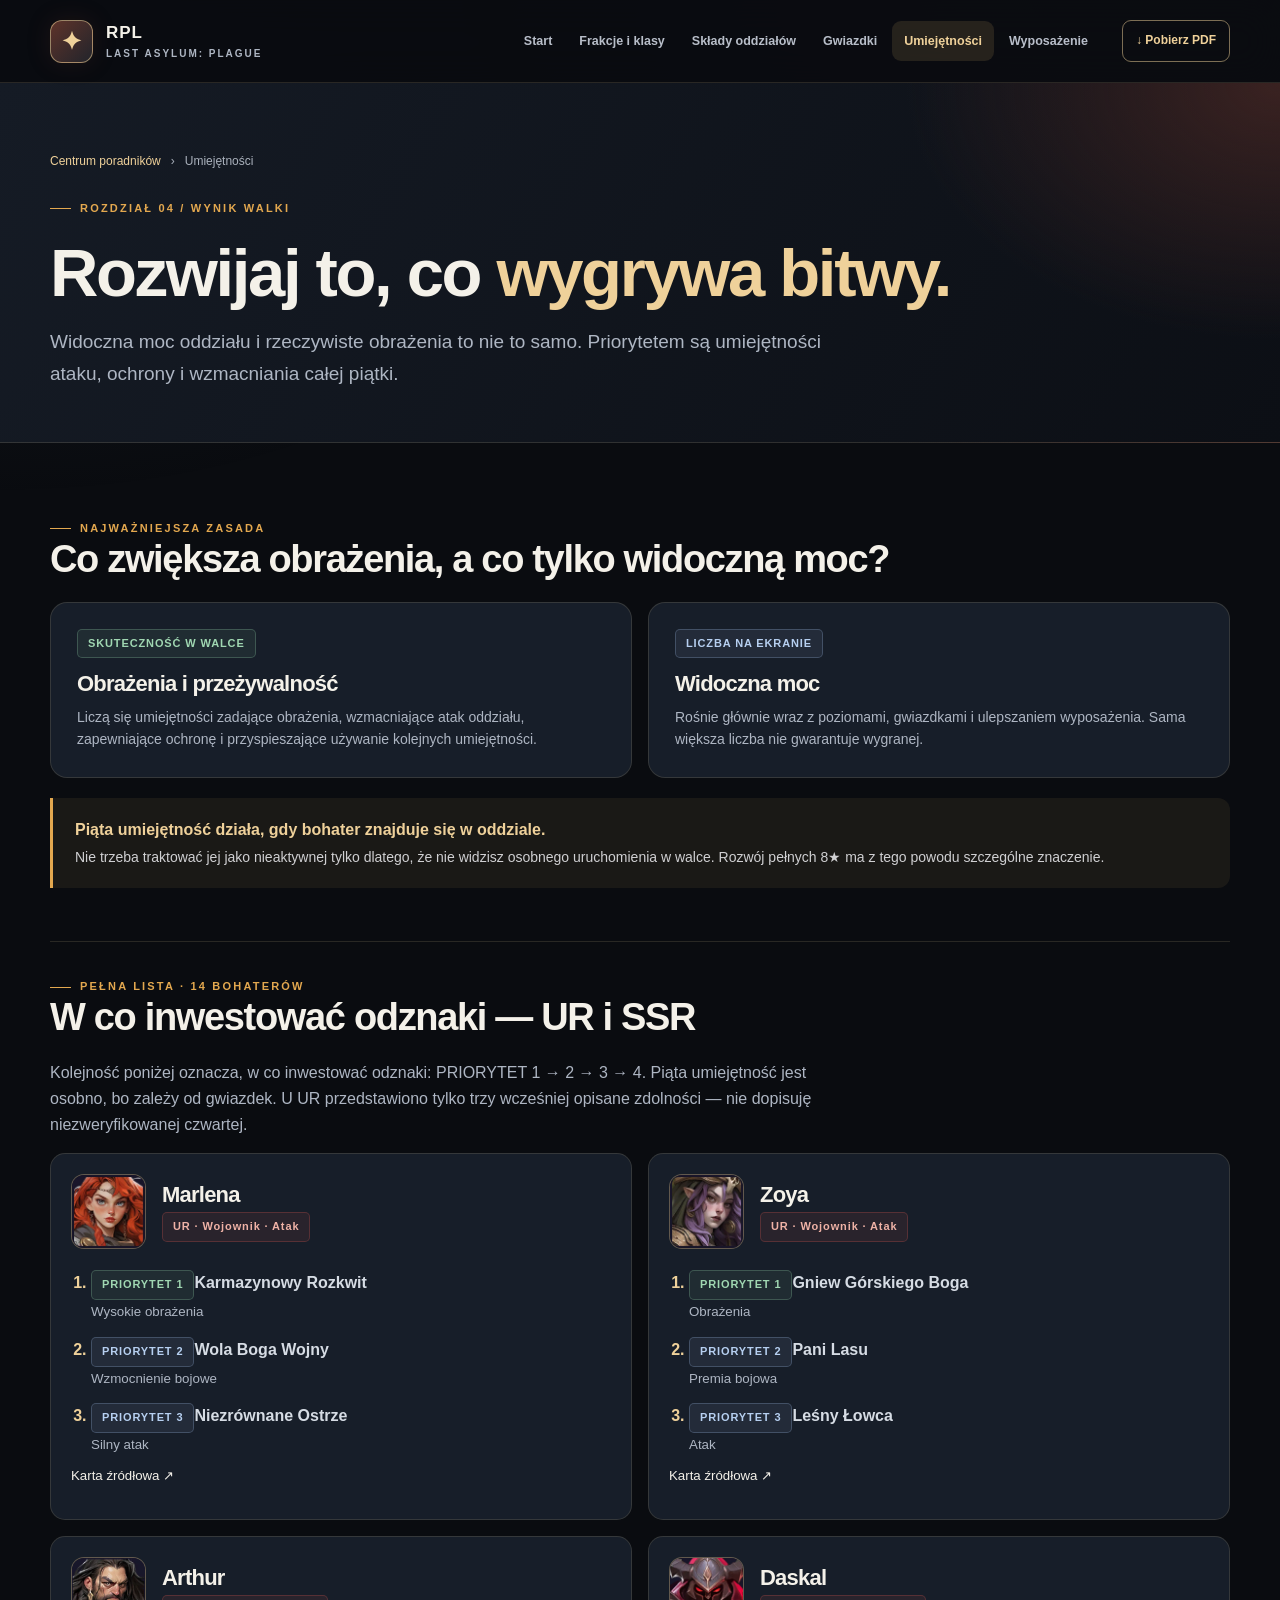
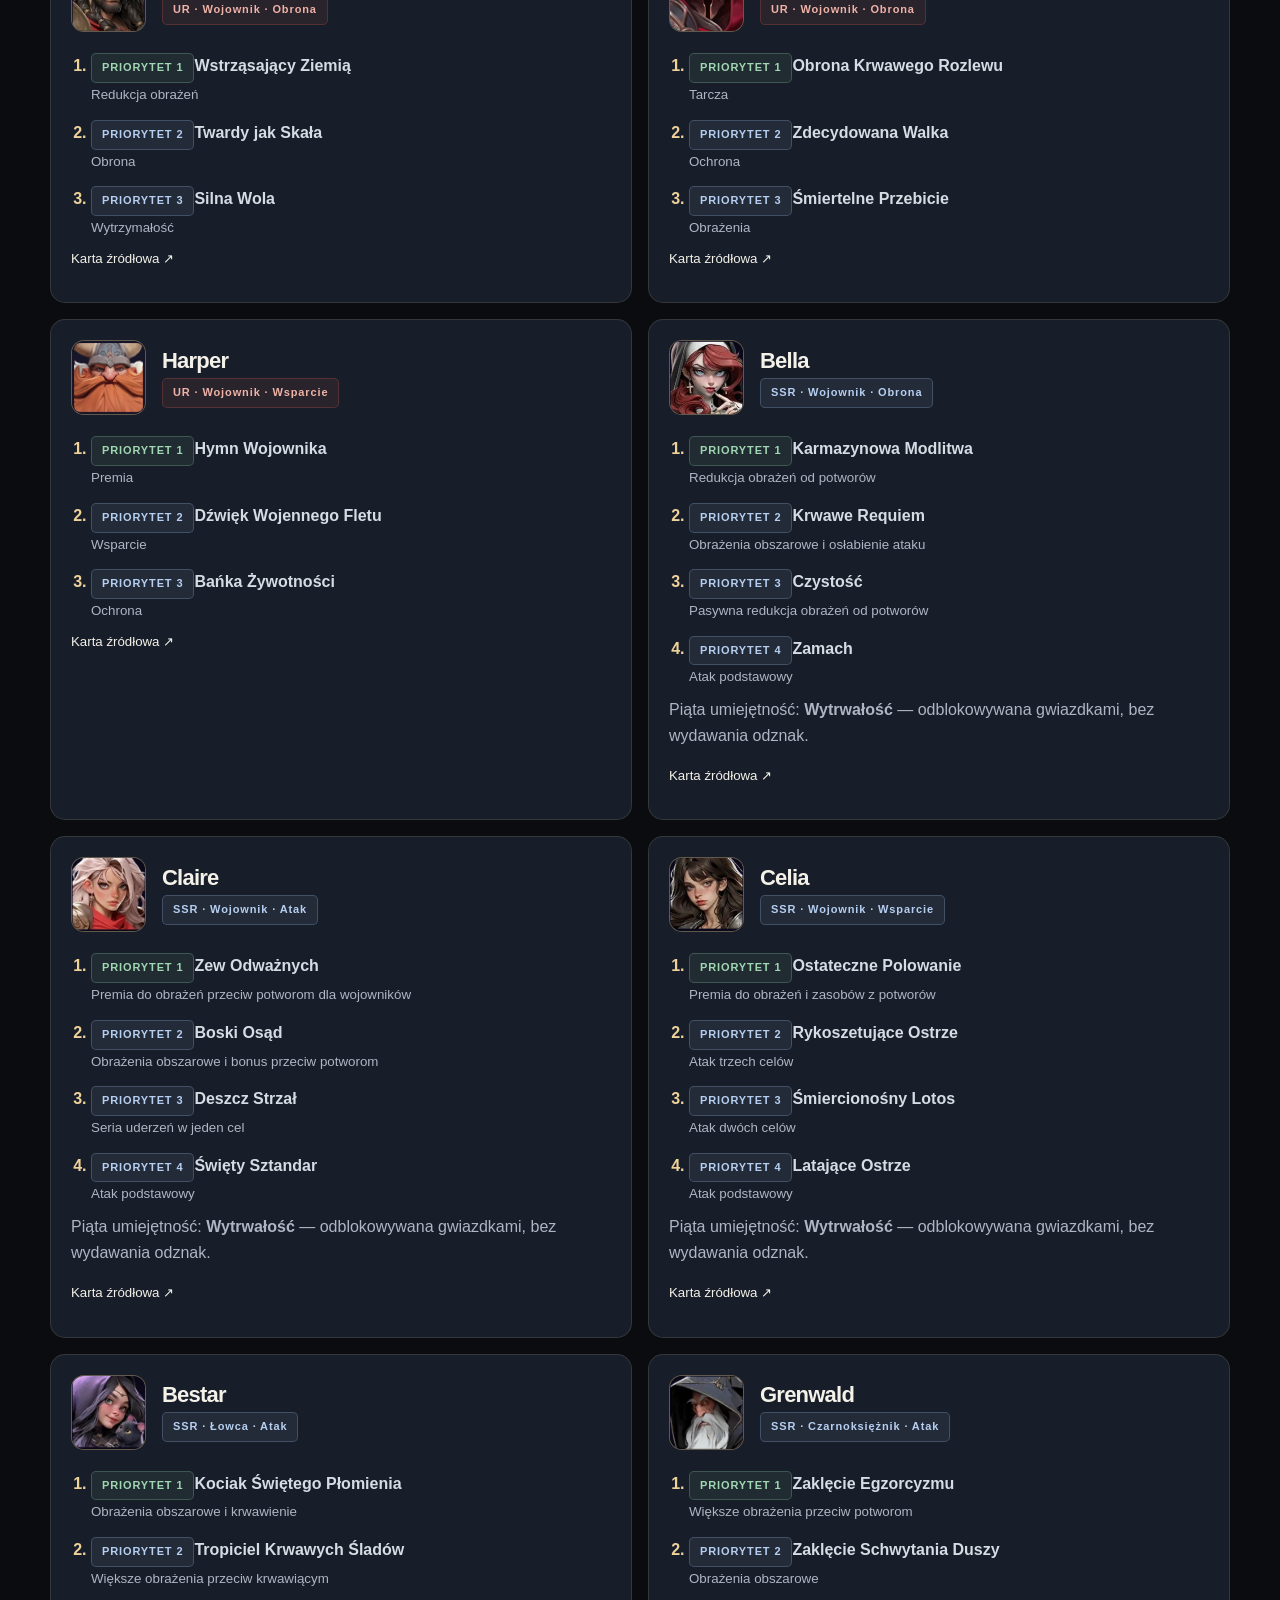
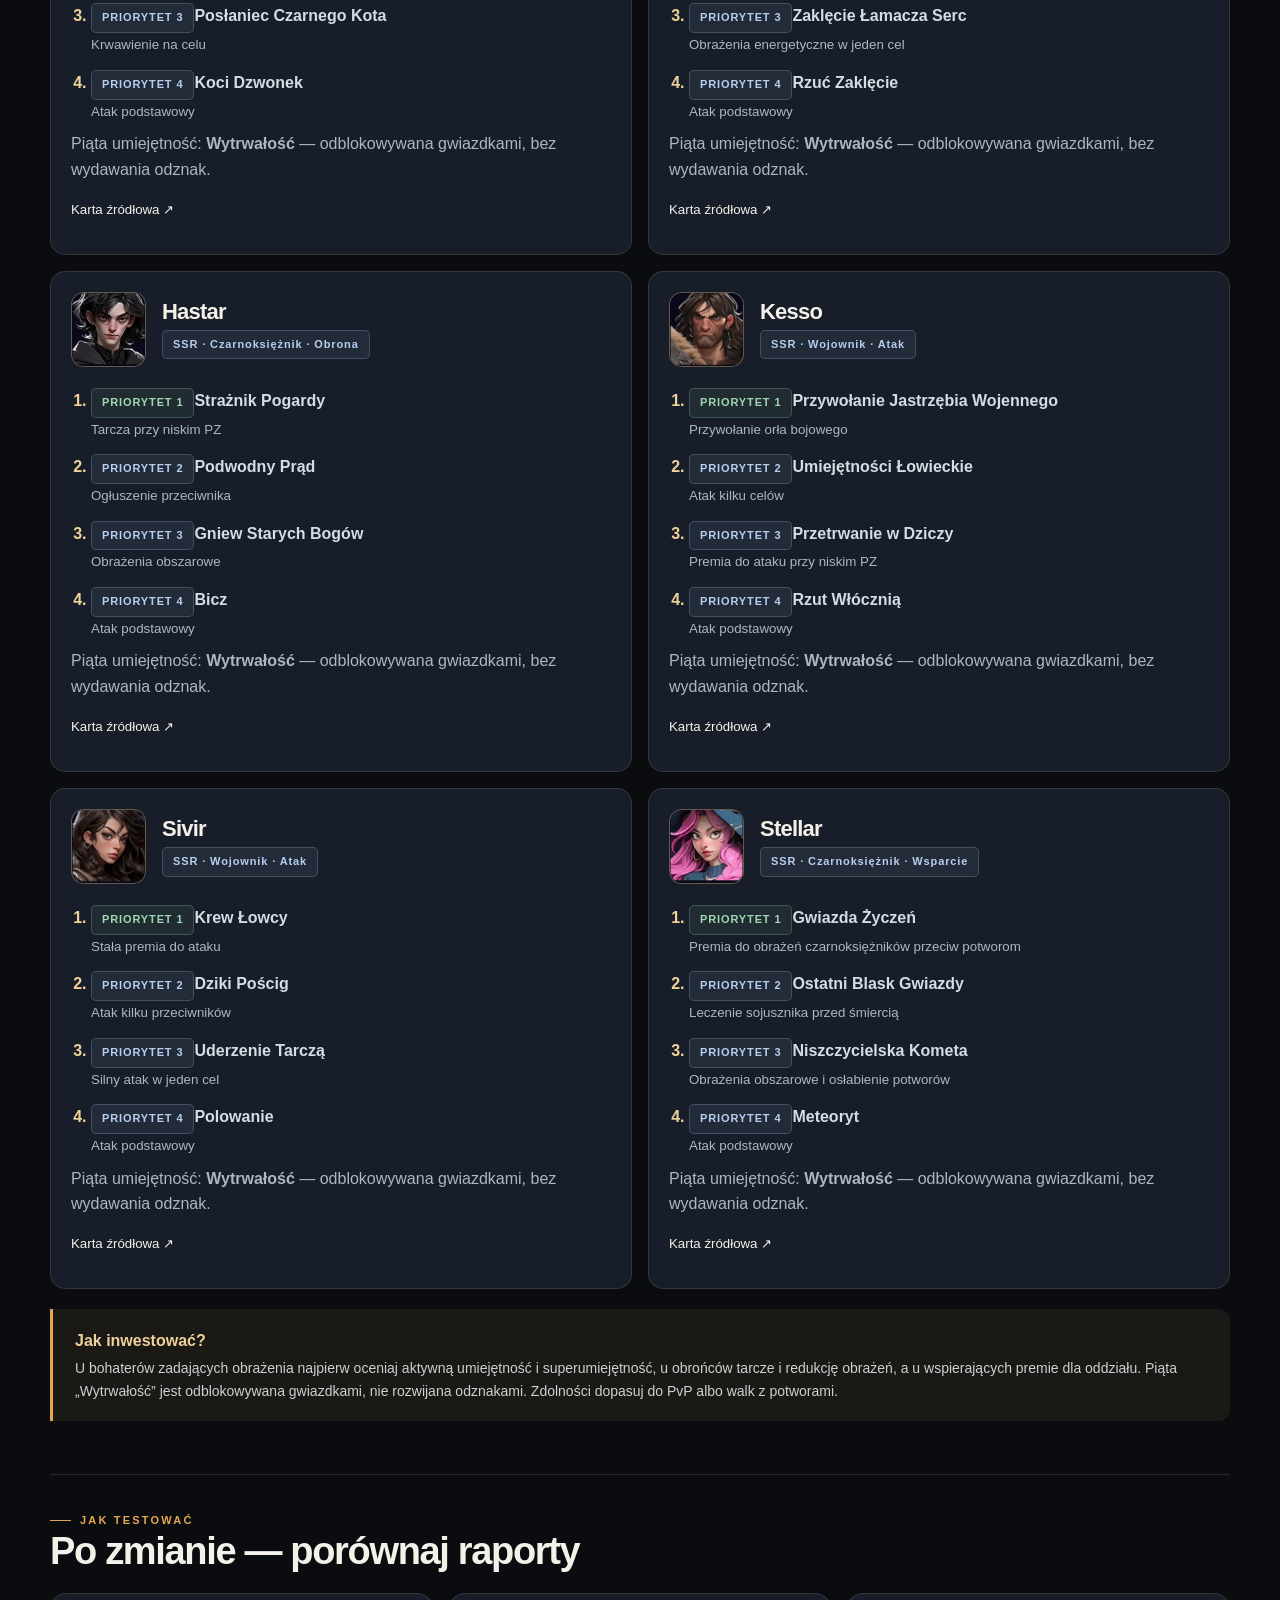
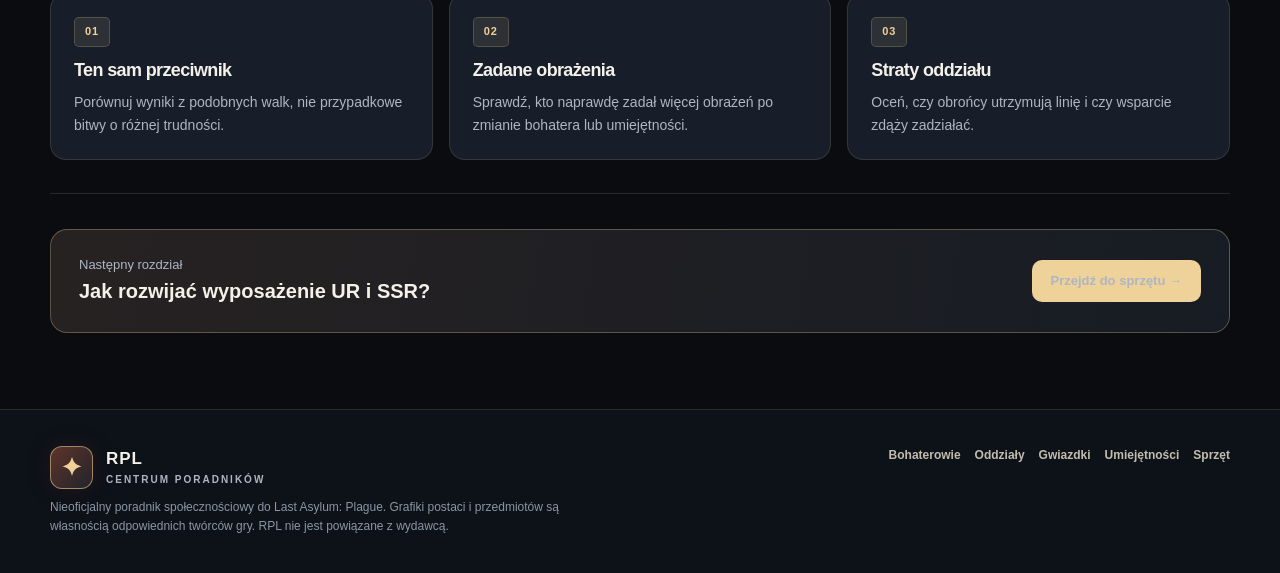
<file: umiejetnosci.html>
<!DOCTYPE html>

<html lang="pl">
<head>
<meta charset="utf-8"/><meta content="width=device-width, initial-scale=1" name="viewport"/>
<meta content="#0a0c10" name="theme-color"/>
<meta content="Polskie nazwy i kolejność rozwijania umiejętności Marleny, Zoyi, Arthura, Daskala, Harpera i SSR w Last Asylum." name="description"/>
<title>Umiejętności bohaterów — RPL Last Asylum</title>
<link href="assets/source-010.png" rel="icon"/><link href="style.css" rel="stylesheet"/><script defer="" src="site.js"></script>
</head>
<body data-page="umiejetnosci">
<div id="site-header"></div>
<main>
<div class="page-banner">
<div class="shell article-head">
<div class="breadcrumbs"><a href="index.html">Centrum poradników</a> <span>›</span> Umiejętności</div>
<span class="eyebrow">Rozdział 04 / Wynik walki</span>
<h1>Rozwijaj to, co <span class="gold">wygrywa bitwy.</span></h1>
<p class="lead">Widoczna moc oddziału i rzeczywiste obrażenia to nie to samo. Priorytetem są umiejętności ataku, ochrony i wzmacniania całej piątki.</p>
</div>
</div>
<div class="shell article">
<section class="article-section">
<span class="eyebrow">Najważniejsza zasada</span>
<h2>Co zwiększa obrażenia, a co tylko widoczną moc?</h2>
<div class="cards-2">
<div class="compare-card"><span class="tag green">SKUTECZNOŚĆ W WALCE</span><h3 style="margin-top:13px">Obrażenia i przeżywalność</h3><p>Liczą się umiejętności zadające obrażenia, wzmacniające atak oddziału, zapewniające ochronę i przyspieszające używanie kolejnych umiejętności.</p></div>
<div class="compare-card"><span class="tag blue">LICZBA NA EKRANIE</span><h3 style="margin-top:13px">Widoczna moc</h3><p>Rośnie głównie wraz z poziomami, gwiazdkami i ulepszaniem wyposażenia. Sama większa liczba nie gwarantuje wygranej.</p></div>
</div>
<div class="note"><strong>Piąta umiejętność działa, gdy bohater znajduje się w oddziale.</strong><p>Nie trzeba traktować jej jako nieaktywnej tylko dlatego, że nie widzisz osobnego uruchomienia w walce. Rozwój pełnych 8★ ma z tego powodu szczególne znaczenie.</p></div>
</section>
<section class="article-section"><span class="eyebrow">Pełna lista · 14 bohaterów</span><h2>W co inwestować odznaki — UR i SSR</h2><p class="section-intro">Kolejność poniżej oznacza, w co inwestować odznaki: PRIORYTET 1 → 2 → 3 → 4. Piąta umiejętność jest osobno, bo zależy od gwiazdek. U UR przedstawiono tylko trzy wcześniej opisane zdolności — nie dopisuję niezweryfikowanej czwartej.</p><div class="cards-2"><div class="skill-card"><div class="hero-person"><img alt="Marlena" loading="lazy" src="assets/source-010.png"/><div><h3>Marlena</h3><span class="tag red">UR · Wojownik · Atak</span></div></div><ol class="skill-list"><li><span class="tag green">PRIORYTET 1</span><strong>Karmazynowy Rozkwit</strong><small>Wysokie obrażenia</small></li><li><span class="tag blue">PRIORYTET 2</span><strong>Wola Boga Wojny</strong><small>Wzmocnienie bojowe</small></li><li><span class="tag blue">PRIORYTET 3</span><strong>Niezrównane Ostrze</strong><small>Silny atak</small></li></ol><p style="font-size:.83rem"><a href="https://thelaphub.com/pl/codex/heroes/marlena" rel="noopener" target="_blank">Karta źródłowa ↗</a></p></div><div class="skill-card"><div class="hero-person"><img alt="Zoya" loading="lazy" src="assets/source-022.png"/><div><h3>Zoya</h3><span class="tag red">UR · Wojownik · Atak</span></div></div><ol class="skill-list"><li><span class="tag green">PRIORYTET 1</span><strong>Gniew Górskiego Boga</strong><small>Obrażenia</small></li><li><span class="tag blue">PRIORYTET 2</span><strong>Pani Lasu</strong><small>Premia bojowa</small></li><li><span class="tag blue">PRIORYTET 3</span><strong>Leśny Łowca</strong><small>Atak</small></li></ol><p style="font-size:.83rem"><a href="https://thelaphub.com/pl/codex/heroes/zoya" rel="noopener" target="_blank">Karta źródłowa ↗</a></p></div><div class="skill-card"><div class="hero-person"><img alt="Arthur" loading="lazy" src="assets/source-006.png"/><div><h3>Arthur</h3><span class="tag red">UR · Wojownik · Obrona</span></div></div><ol class="skill-list"><li><span class="tag green">PRIORYTET 1</span><strong>Wstrząsający Ziemią</strong><small>Redukcja obrażeń</small></li><li><span class="tag blue">PRIORYTET 2</span><strong>Twardy jak Skała</strong><small>Obrona</small></li><li><span class="tag blue">PRIORYTET 3</span><strong>Silna Wola</strong><small>Wytrzymałość</small></li></ol><p style="font-size:.83rem"><a href="https://thelaphub.com/pl/codex/heroes/arthur" rel="noopener" target="_blank">Karta źródłowa ↗</a></p></div><div class="skill-card"><div class="hero-person"><img alt="Daskal" loading="lazy" src="assets/source-018.png"/><div><h3>Daskal</h3><span class="tag red">UR · Wojownik · Obrona</span></div></div><ol class="skill-list"><li><span class="tag green">PRIORYTET 1</span><strong>Obrona Krwawego Rozlewu</strong><small>Tarcza</small></li><li><span class="tag blue">PRIORYTET 2</span><strong>Zdecydowana Walka</strong><small>Ochrona</small></li><li><span class="tag blue">PRIORYTET 3</span><strong>Śmiertelne Przebicie</strong><small>Obrażenia</small></li></ol><p style="font-size:.83rem"><a href="https://thelaphub.com/pl/codex/heroes/daskal" rel="noopener" target="_blank">Karta źródłowa ↗</a></p></div><div class="skill-card"><div class="hero-person"><img alt="Harper" loading="lazy" src="assets/source-024.png"/><div><h3>Harper</h3><span class="tag red">UR · Wojownik · Wsparcie</span></div></div><ol class="skill-list"><li><span class="tag green">PRIORYTET 1</span><strong>Hymn Wojownika</strong><small>Premia</small></li><li><span class="tag blue">PRIORYTET 2</span><strong>Dźwięk Wojennego Fletu</strong><small>Wsparcie</small></li><li><span class="tag blue">PRIORYTET 3</span><strong>Bańka Żywotności</strong><small>Ochrona</small></li></ol><p style="font-size:.83rem"><a href="https://thelaphub.com/pl/codex/heroes/harper" rel="noopener" target="_blank">Karta źródłowa ↗</a></p></div><div class="skill-card"><div class="hero-person"><img alt="Bella" loading="lazy" src="assets/portrait-bella.png"/><div><h3>Bella</h3><span class="tag blue">SSR · Wojownik · Obrona</span></div></div><ol class="skill-list"><li><span class="tag green">PRIORYTET 1</span><strong>Karmazynowa Modlitwa</strong><small>Redukcja obrażeń od potworów</small></li><li><span class="tag blue">PRIORYTET 2</span><strong>Krwawe Requiem</strong><small>Obrażenia obszarowe i osłabienie ataku</small></li><li><span class="tag blue">PRIORYTET 3</span><strong>Czystość</strong><small>Pasywna redukcja obrażeń od potworów</small></li><li><span class="tag blue">PRIORYTET 4</span><strong>Zamach</strong><small>Atak podstawowy</small></li></ol><p class="muted">Piąta umiejętność: <strong>Wytrwałość</strong> — odblokowywana gwiazdkami, bez wydawania odznak.</p><p style="font-size:.83rem"><a href="https://thelaphub.com/pl/codex/heroes/bella" rel="noopener" target="_blank">Karta źródłowa ↗</a></p></div><div class="skill-card"><div class="hero-person"><img alt="Claire" loading="lazy" src="assets/portrait-claire.png"/><div><h3>Claire</h3><span class="tag blue">SSR · Wojownik · Atak</span></div></div><ol class="skill-list"><li><span class="tag green">PRIORYTET 1</span><strong>Zew Odważnych</strong><small>Premia do obrażeń przeciw potworom dla wojowników</small></li><li><span class="tag blue">PRIORYTET 2</span><strong>Boski Osąd</strong><small>Obrażenia obszarowe i bonus przeciw potworom</small></li><li><span class="tag blue">PRIORYTET 3</span><strong>Deszcz Strzał</strong><small>Seria uderzeń w jeden cel</small></li><li><span class="tag blue">PRIORYTET 4</span><strong>Święty Sztandar</strong><small>Atak podstawowy</small></li></ol><p class="muted">Piąta umiejętność: <strong>Wytrwałość</strong> — odblokowywana gwiazdkami, bez wydawania odznak.</p><p style="font-size:.83rem"><a href="https://thelaphub.com/pl/codex/heroes/claire" rel="noopener" target="_blank">Karta źródłowa ↗</a></p></div><div class="skill-card"><div class="hero-person"><img alt="Celia" loading="lazy" src="assets/portrait-celia.png"/><div><h3>Celia</h3><span class="tag blue">SSR · Wojownik · Wsparcie</span></div></div><ol class="skill-list"><li><span class="tag green">PRIORYTET 1</span><strong>Ostateczne Polowanie</strong><small>Premia do obrażeń i zasobów z potworów</small></li><li><span class="tag blue">PRIORYTET 2</span><strong>Rykoszetujące Ostrze</strong><small>Atak trzech celów</small></li><li><span class="tag blue">PRIORYTET 3</span><strong>Śmiercionośny Lotos</strong><small>Atak dwóch celów</small></li><li><span class="tag blue">PRIORYTET 4</span><strong>Latające Ostrze</strong><small>Atak podstawowy</small></li></ol><p class="muted">Piąta umiejętność: <strong>Wytrwałość</strong> — odblokowywana gwiazdkami, bez wydawania odznak.</p><p style="font-size:.83rem"><a href="https://thelaphub.com/pl/codex/heroes/celia" rel="noopener" target="_blank">Karta źródłowa ↗</a></p></div><div class="skill-card"><div class="hero-person"><img alt="Bestar" loading="lazy" src="assets/portrait-bestar.png"/><div><h3>Bestar</h3><span class="tag blue">SSR · Łowca · Atak</span></div></div><ol class="skill-list"><li><span class="tag green">PRIORYTET 1</span><strong>Kociak Świętego Płomienia</strong><small>Obrażenia obszarowe i krwawienie</small></li><li><span class="tag blue">PRIORYTET 2</span><strong>Tropiciel Krwawych Śladów</strong><small>Większe obrażenia przeciw krwawiącym</small></li><li><span class="tag blue">PRIORYTET 3</span><strong>Posłaniec Czarnego Kota</strong><small>Krwawienie na celu</small></li><li><span class="tag blue">PRIORYTET 4</span><strong>Koci Dzwonek</strong><small>Atak podstawowy</small></li></ol><p class="muted">Piąta umiejętność: <strong>Wytrwałość</strong> — odblokowywana gwiazdkami, bez wydawania odznak.</p><p style="font-size:.83rem"><a href="https://thelaphub.com/pl/codex/heroes/bestar" rel="noopener" target="_blank">Karta źródłowa ↗</a></p></div><div class="skill-card"><div class="hero-person"><img alt="Grenwald" loading="lazy" src="assets/portrait-grenwald.png"/><div><h3>Grenwald</h3><span class="tag blue">SSR · Czarnoksiężnik · Atak</span></div></div><ol class="skill-list"><li><span class="tag green">PRIORYTET 1</span><strong>Zaklęcie Egzorcyzmu</strong><small>Większe obrażenia przeciw potworom</small></li><li><span class="tag blue">PRIORYTET 2</span><strong>Zaklęcie Schwytania Duszy</strong><small>Obrażenia obszarowe</small></li><li><span class="tag blue">PRIORYTET 3</span><strong>Zaklęcie Łamacza Serc</strong><small>Obrażenia energetyczne w jeden cel</small></li><li><span class="tag blue">PRIORYTET 4</span><strong>Rzuć Zaklęcie</strong><small>Atak podstawowy</small></li></ol><p class="muted">Piąta umiejętność: <strong>Wytrwałość</strong> — odblokowywana gwiazdkami, bez wydawania odznak.</p><p style="font-size:.83rem"><a href="https://thelaphub.com/pl/codex/heroes/grenwald" rel="noopener" target="_blank">Karta źródłowa ↗</a></p></div><div class="skill-card"><div class="hero-person"><img alt="Hastar" loading="lazy" src="assets/portrait-hastar.png"/><div><h3>Hastar</h3><span class="tag blue">SSR · Czarnoksiężnik · Obrona</span></div></div><ol class="skill-list"><li><span class="tag green">PRIORYTET 1</span><strong>Strażnik Pogardy</strong><small>Tarcza przy niskim PZ</small></li><li><span class="tag blue">PRIORYTET 2</span><strong>Podwodny Prąd</strong><small>Ogłuszenie przeciwnika</small></li><li><span class="tag blue">PRIORYTET 3</span><strong>Gniew Starych Bogów</strong><small>Obrażenia obszarowe</small></li><li><span class="tag blue">PRIORYTET 4</span><strong>Bicz</strong><small>Atak podstawowy</small></li></ol><p class="muted">Piąta umiejętność: <strong>Wytrwałość</strong> — odblokowywana gwiazdkami, bez wydawania odznak.</p><p style="font-size:.83rem"><a href="https://thelaphub.com/pl/codex/heroes/hastar" rel="noopener" target="_blank">Karta źródłowa ↗</a></p></div><div class="skill-card"><div class="hero-person"><img alt="Kesso" loading="lazy" src="assets/portrait-kesso.png"/><div><h3>Kesso</h3><span class="tag blue">SSR · Wojownik · Atak</span></div></div><ol class="skill-list"><li><span class="tag green">PRIORYTET 1</span><strong>Przywołanie Jastrzębia Wojennego</strong><small>Przywołanie orła bojowego</small></li><li><span class="tag blue">PRIORYTET 2</span><strong>Umiejętności Łowieckie</strong><small>Atak kilku celów</small></li><li><span class="tag blue">PRIORYTET 3</span><strong>Przetrwanie w Dziczy</strong><small>Premia do ataku przy niskim PZ</small></li><li><span class="tag blue">PRIORYTET 4</span><strong>Rzut Włócznią</strong><small>Atak podstawowy</small></li></ol><p class="muted">Piąta umiejętność: <strong>Wytrwałość</strong> — odblokowywana gwiazdkami, bez wydawania odznak.</p><p style="font-size:.83rem"><a href="https://thelaphub.com/pl/codex/heroes/kesso" rel="noopener" target="_blank">Karta źródłowa ↗</a></p></div><div class="skill-card"><div class="hero-person"><img alt="Sivir" loading="lazy" src="assets/portrait-sivir.png"/><div><h3>Sivir</h3><span class="tag blue">SSR · Wojownik · Atak</span></div></div><ol class="skill-list"><li><span class="tag green">PRIORYTET 1</span><strong>Krew Łowcy</strong><small>Stała premia do ataku</small></li><li><span class="tag blue">PRIORYTET 2</span><strong>Dziki Pościg</strong><small>Atak kilku przeciwników</small></li><li><span class="tag blue">PRIORYTET 3</span><strong>Uderzenie Tarczą</strong><small>Silny atak w jeden cel</small></li><li><span class="tag blue">PRIORYTET 4</span><strong>Polowanie</strong><small>Atak podstawowy</small></li></ol><p class="muted">Piąta umiejętność: <strong>Wytrwałość</strong> — odblokowywana gwiazdkami, bez wydawania odznak.</p><p style="font-size:.83rem"><a href="https://thelaphub.com/pl/codex/heroes/sivir" rel="noopener" target="_blank">Karta źródłowa ↗</a></p></div><div class="skill-card"><div class="hero-person"><img alt="Stellar" loading="lazy" src="assets/portrait-stellar.png"/><div><h3>Stellar</h3><span class="tag blue">SSR · Czarnoksiężnik · Wsparcie</span></div></div><ol class="skill-list"><li><span class="tag green">PRIORYTET 1</span><strong>Gwiazda Życzeń</strong><small>Premia do obrażeń czarnoksiężników przeciw potworom</small></li><li><span class="tag blue">PRIORYTET 2</span><strong>Ostatni Blask Gwiazdy</strong><small>Leczenie sojusznika przed śmiercią</small></li><li><span class="tag blue">PRIORYTET 3</span><strong>Niszczycielska Kometa</strong><small>Obrażenia obszarowe i osłabienie potworów</small></li><li><span class="tag blue">PRIORYTET 4</span><strong>Meteoryt</strong><small>Atak podstawowy</small></li></ol><p class="muted">Piąta umiejętność: <strong>Wytrwałość</strong> — odblokowywana gwiazdkami, bez wydawania odznak.</p><p style="font-size:.83rem"><a href="https://thelaphub.com/pl/codex/heroes/stellar" rel="noopener" target="_blank">Karta źródłowa ↗</a></p></div></div><div class="note"><strong>Jak inwestować?</strong><p>U bohaterów zadających obrażenia najpierw oceniaj aktywną umiejętność i superumiejętność, u obrońców tarcze i redukcję obrażeń, a u wspierających premie dla oddziału. Piąta „Wytrwałość” jest odblokowywana gwiazdkami, nie rozwijana odznakami. Zdolności dopasuj do PvP albo walk z potworami.</p></div></section> <section class="article-section">
<span class="eyebrow">Jak testować</span>
<h2>Po zmianie — porównaj raporty</h2>
<div class="cards-3">
<div class="info-card"><span class="tag">01</span><h3 style="margin-top:13px">Ten sam przeciwnik</h3><p>Porównuj wyniki z podobnych walk, nie przypadkowe bitwy o różnej trudności.</p></div>
<div class="info-card"><span class="tag">02</span><h3 style="margin-top:13px">Zadane obrażenia</h3><p>Sprawdź, kto naprawdę zadał więcej obrażeń po zmianie bohatera lub umiejętności.</p></div>
<div class="info-card"><span class="tag">03</span><h3 style="margin-top:13px">Straty oddziału</h3><p>Oceń, czy obrońcy utrzymują linię i czy wsparcie zdąży zadziałać.</p></div>
</div>
</section>
<a class="article-next" href="wyposazenie.html"><div><span>Następny rozdział</span><strong>Jak rozwijać wyposażenie UR i SSR?</strong></div><span class="button button-primary">Przejdź do sprzętu →</span></a>
</div>
</main>
<div id="site-footer"></div>
</body>
</html>
</file>
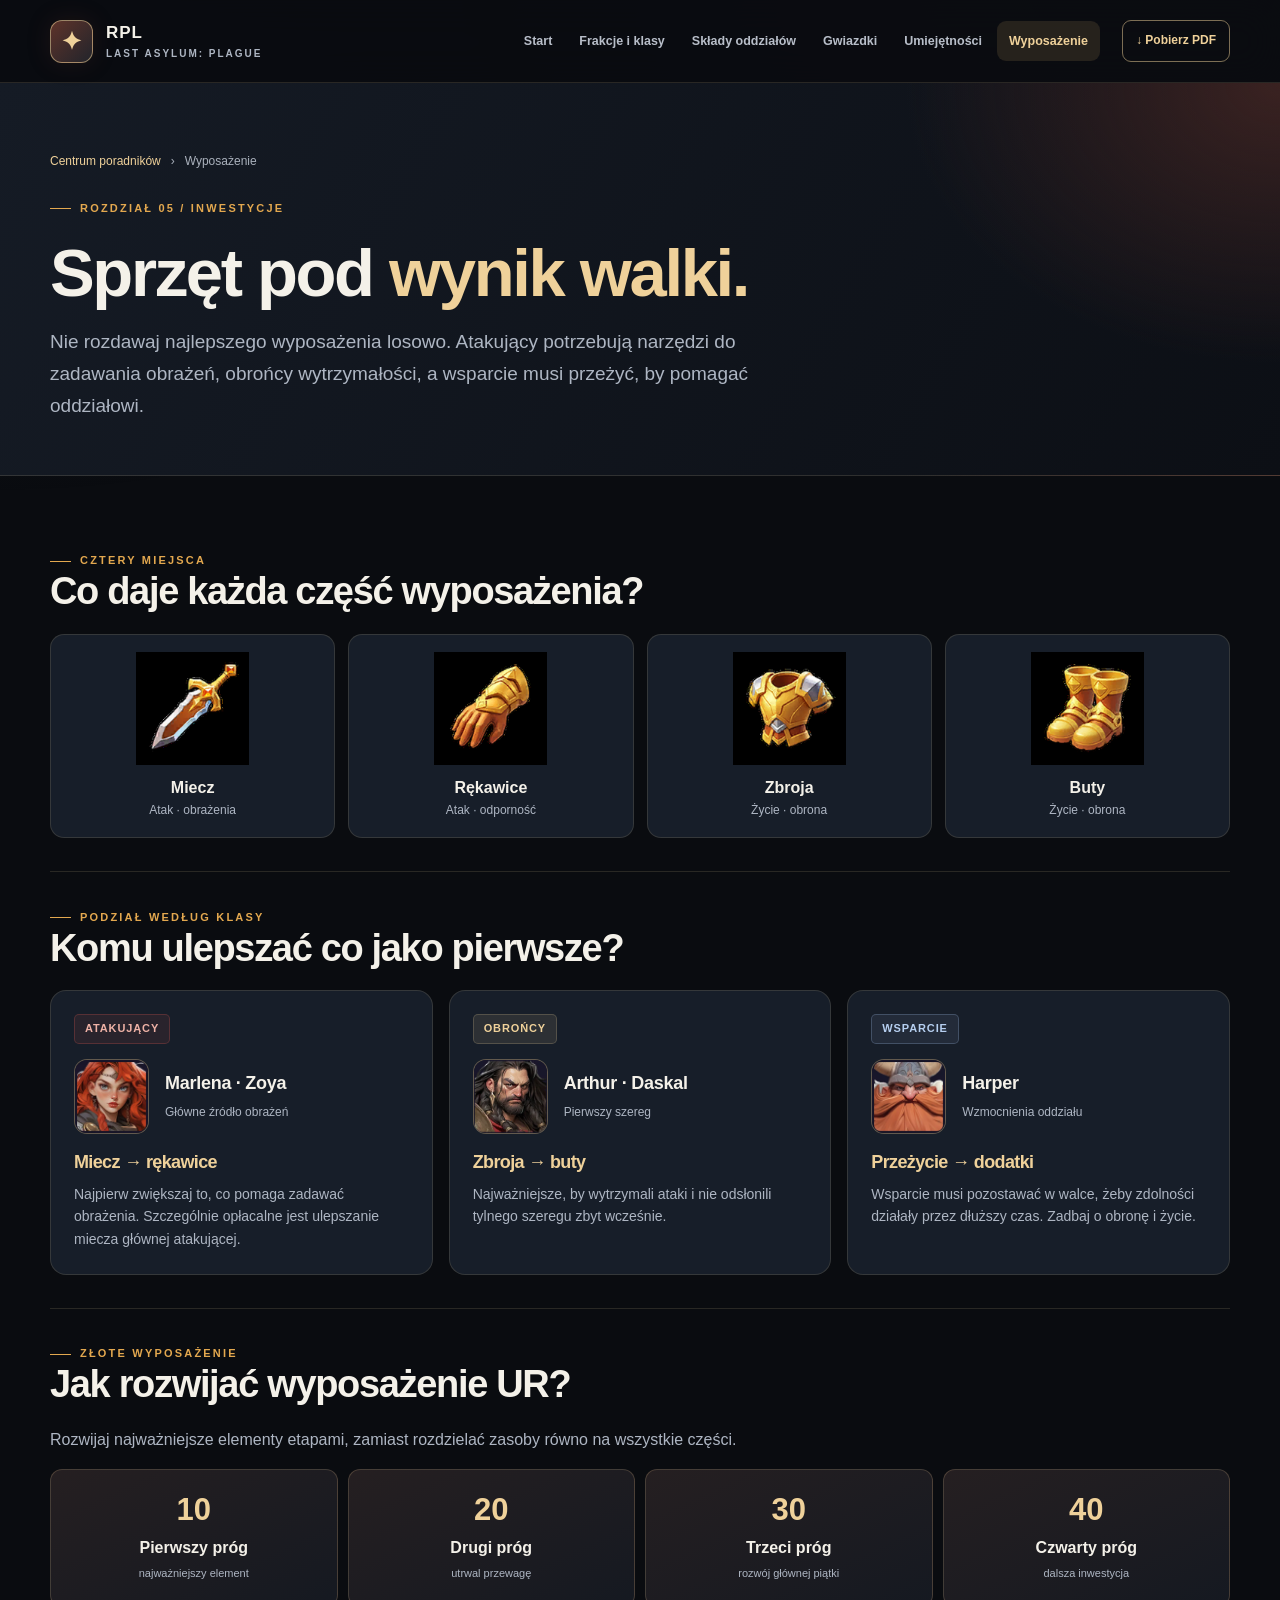
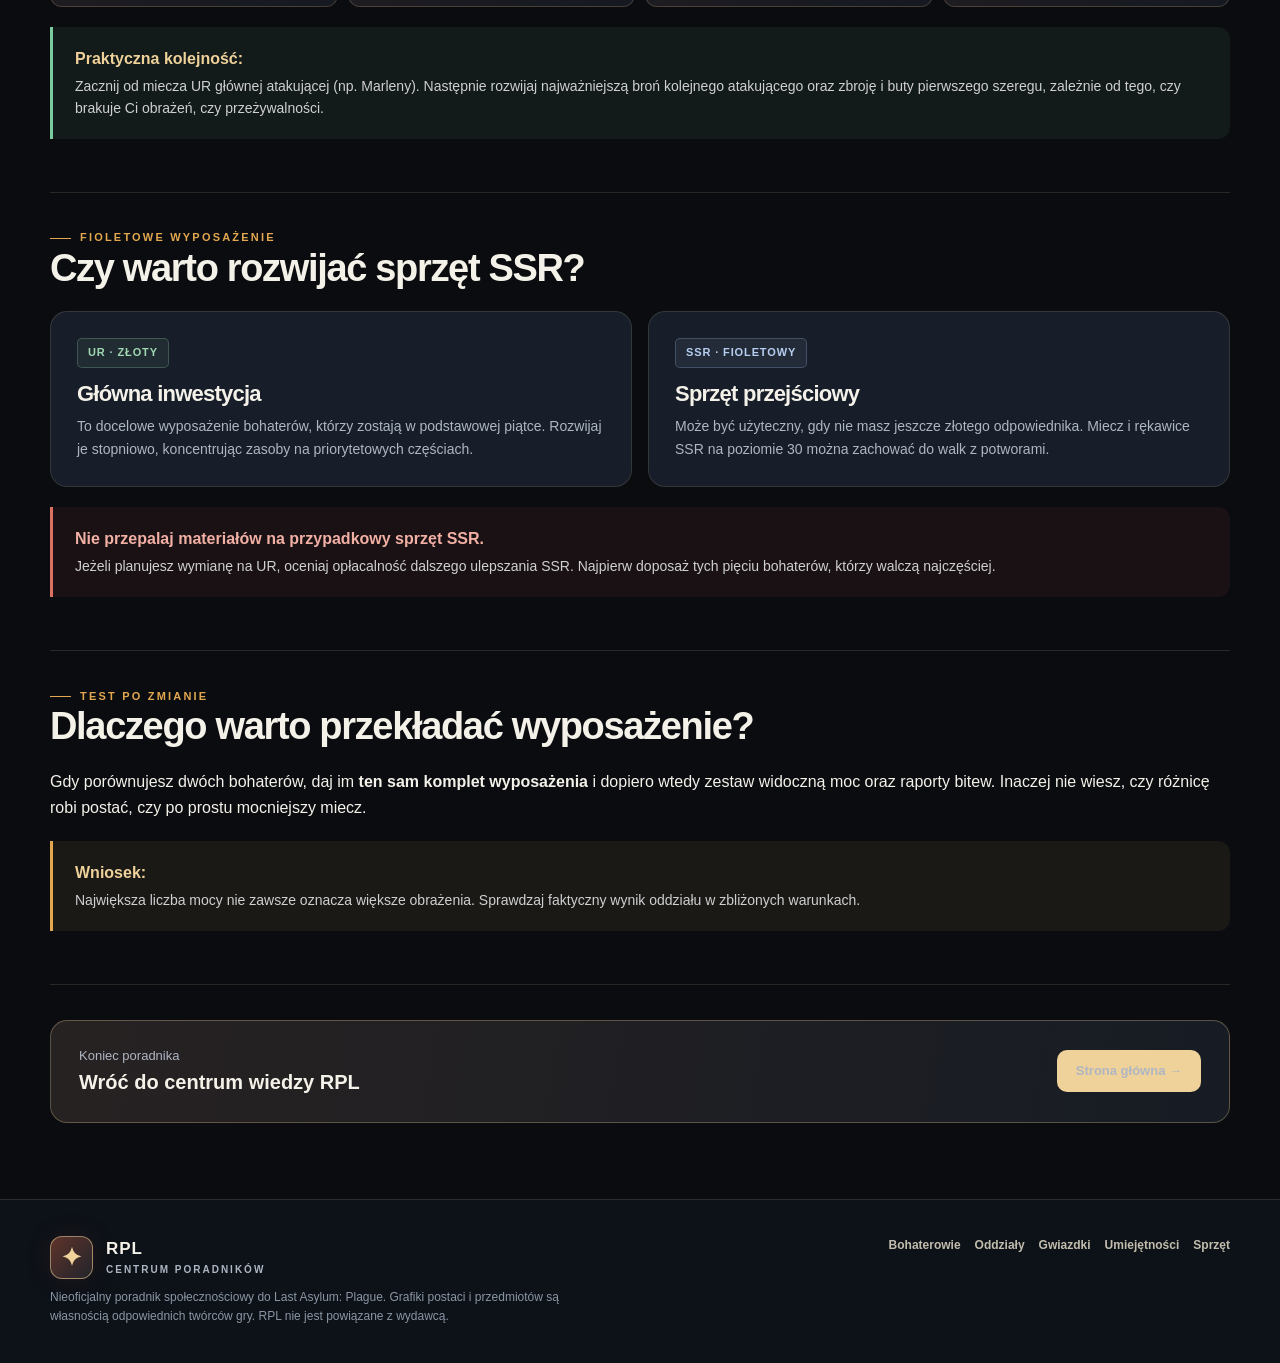
<file: wyposazenie.html>
<!doctype html>
<html lang="pl">
<head>
  <meta charset="utf-8"><meta name="viewport" content="width=device-width, initial-scale=1">
  <meta name="theme-color" content="#0a0c10">
  <meta name="description" content="Wyposażenie UR i SSR w Last Asylum: Plague: podział miecza, rękawic, zbroi i butów, etapy ulepszania i priorytety klas.">
  <title>Wyposażenie UR i SSR — RPL Last Asylum</title>
  <link rel="icon" href="assets/source-010.png"><link rel="stylesheet" href="style.css"><script src="site.js" defer></script>
</head>
<body data-page="wyposazenie">
  <div id="site-header"></div>
  <main>
    <div class="page-banner">
      <div class="shell article-head">
        <div class="breadcrumbs"><a href="index.html">Centrum poradników</a> <span>›</span> Wyposażenie</div>
        <span class="eyebrow">Rozdział 05 / Inwestycje</span>
        <h1>Sprzęt pod <span class="gold">wynik walki.</span></h1>
        <p class="lead">Nie rozdawaj najlepszego wyposażenia losowo. Atakujący potrzebują narzędzi do zadawania obrażeń, obrońcy wytrzymałości, a wsparcie musi przeżyć, by pomagać oddziałowi.</p>
      </div>
    </div>
    <div class="shell article">
      <section class="article-section">
        <span class="eyebrow">Cztery miejsca</span>
        <h2>Co daje każda część wyposażenia?</h2>
        <div class="cards-4">
          <div class="equipment"><img src="assets/source-044.png" alt="Złoty miecz UR"><strong>Miecz</strong><small>Atak · obrażenia</small></div>
          <div class="equipment"><img src="assets/source-046.png" alt="Złote rękawice UR"><strong>Rękawice</strong><small>Atak · odporność</small></div>
          <div class="equipment"><img src="assets/source-048.png" alt="Złota zbroja UR"><strong>Zbroja</strong><small>Życie · obrona</small></div>
          <div class="equipment"><img src="assets/source-050.png" alt="Złote buty UR"><strong>Buty</strong><small>Życie · obrona</small></div>
        </div>
      </section>
      <section class="article-section">
        <span class="eyebrow">Podział według klasy</span>
        <h2>Komu ulepszać co jako pierwsze?</h2>
        <div class="cards-3">
          <div class="info-card">
            <span class="tag red">ATAKUJĄCY</span>
            <div class="hero-person" style="margin-top:15px"><img src="assets/source-010.png" alt="Marlena"><div><strong>Marlena · Zoya</strong><small>Główne źródło obrażeń</small></div></div>
            <h3 style="margin-top:18px;color:var(--gold)">Miecz → rękawice</h3>
            <p>Najpierw zwiększaj to, co pomaga zadawać obrażenia. Szczególnie opłacalne jest ulepszanie miecza głównej atakującej.</p>
          </div>
          <div class="info-card">
            <span class="tag">OBROŃCY</span>
            <div class="hero-person" style="margin-top:15px"><img src="assets/source-006.png" alt="Arthur"><div><strong>Arthur · Daskal</strong><small>Pierwszy szereg</small></div></div>
            <h3 style="margin-top:18px;color:var(--gold)">Zbroja → buty</h3>
            <p>Najważniejsze, by wytrzymali ataki i nie odsłonili tylnego szeregu zbyt wcześnie.</p>
          </div>
          <div class="info-card">
            <span class="tag blue">WSPARCIE</span>
            <div class="hero-person" style="margin-top:15px"><img src="assets/source-024.png" alt="Harper"><div><strong>Harper</strong><small>Wzmocnienia oddziału</small></div></div>
            <h3 style="margin-top:18px;color:var(--gold)">Przeżycie → dodatki</h3>
            <p>Wsparcie musi pozostawać w walce, żeby zdolności działały przez dłuższy czas. Zadbaj o obronę i życie.</p>
          </div>
        </div>
      </section>
      <section class="article-section">
        <span class="eyebrow">Złote wyposażenie</span>
        <h2>Jak rozwijać wyposażenie UR?</h2>
        <p class="section-intro">Rozwijaj najważniejsze elementy etapami, zamiast rozdzielać zasoby równo na wszystkie części.</p>
        <div class="bonus-grid">
          <div class="bonus-card"><span class="bonus-value">10</span><strong>Pierwszy próg</strong><small>najważniejszy element</small></div>
          <div class="bonus-card"><span class="bonus-value">20</span><strong>Drugi próg</strong><small>utrwal przewagę</small></div>
          <div class="bonus-card"><span class="bonus-value">30</span><strong>Trzeci próg</strong><small>rozwój głównej piątki</small></div>
          <div class="bonus-card"><span class="bonus-value">40</span><strong>Czwarty próg</strong><small>dalsza inwestycja</small></div>
        </div>
        <div class="note green"><strong>Praktyczna kolejność:</strong><p>Zacznij od miecza UR głównej atakującej (np. Marleny). Następnie rozwijaj najważniejszą broń kolejnego atakującego oraz zbroję i buty pierwszego szeregu, zależnie od tego, czy brakuje Ci obrażeń, czy przeżywalności.</p></div>
      </section>
      <section class="article-section">
        <span class="eyebrow">Fioletowe wyposażenie</span>
        <h2>Czy warto rozwijać sprzęt SSR?</h2>
        <div class="cards-2">
          <div class="compare-card"><span class="tag green">UR · ZŁOTY</span><h3 style="margin-top:13px">Główna inwestycja</h3><p>To docelowe wyposażenie bohaterów, którzy zostają w podstawowej piątce. Rozwijaj je stopniowo, koncentrując zasoby na priorytetowych częściach.</p></div>
          <div class="compare-card"><span class="tag blue">SSR · FIOLETOWY</span><h3 style="margin-top:13px">Sprzęt przejściowy</h3><p>Może być użyteczny, gdy nie masz jeszcze złotego odpowiednika. Miecz i rękawice SSR na poziomie 30 można zachować do walk z potworami.</p></div>
        </div>
        <div class="note red"><strong>Nie przepalaj materiałów na przypadkowy sprzęt SSR.</strong><p>Jeżeli planujesz wymianę na UR, oceniaj opłacalność dalszego ulepszania SSR. Najpierw doposaż tych pięciu bohaterów, którzy walczą najczęściej.</p></div>
      </section>
      <section class="article-section">
        <span class="eyebrow">Test po zmianie</span>
        <h2>Dlaczego warto przekładać wyposażenie?</h2>
        <p>Gdy porównujesz dwóch bohaterów, daj im <strong>ten sam komplet wyposażenia</strong> i dopiero wtedy zestaw widoczną moc oraz raporty bitew. Inaczej nie wiesz, czy różnicę robi postać, czy po prostu mocniejszy miecz.</p>
        <div class="note"><strong>Wniosek:</strong><p>Największa liczba mocy nie zawsze oznacza większe obrażenia. Sprawdzaj faktyczny wynik oddziału w zbliżonych warunkach.</p></div>
      </section>
      <a class="article-next" href="index.html"><div><span>Koniec poradnika</span><strong>Wróć do centrum wiedzy RPL</strong></div><span class="button button-primary">Strona główna →</span></a>
    </div>
  </main>
  <div id="site-footer"></div>
</body>
</html>
</file>
<file: style.css>
:root {
  --bg: #0a0c10;
  --bg2: #10151d;
  --card: #171e29;
  --card2: #1c2531;
  --line: rgba(233, 210, 165, .14);
  --text: #f4f1e9;
  --muted: #aeb6c3;
  --gold: #efd19a;
  --gold-strong: #e3a84f;
  --red: #bd5149;
  --green: #89c7a1;
  --blue: #9cb8df;
  --radius: 18px;
  --shell: 1180px;
}
* { box-sizing: border-box; }
html { scroll-behavior: smooth; }
body { margin: 0; background: var(--bg); color: var(--text); font: 16px/1.62 -apple-system, BlinkMacSystemFont, "Segoe UI", Roboto, Arial, sans-serif; }
body::before { content: ""; position: fixed; inset: 0; z-index: -1; pointer-events: none; background: radial-gradient(ellipse 55% 28% at 90% 0%, rgba(158,66,55,.10), transparent), radial-gradient(ellipse 42% 30% at 0% 25%, rgba(80,93,111,.10), transparent); }
a { color: inherit; text-decoration: none; }
img { display: block; max-width: 100%; }
button { font: inherit; cursor: pointer; }
button:focus-visible, a:focus-visible, input:focus-visible { outline: 3px solid var(--gold); outline-offset: 4px; }
.shell { width: min(calc(100% - 48px), var(--shell)); margin-inline: auto; }
.site-header { position: sticky; top: 0; z-index: 30; background: rgba(10,12,16,.94); border-bottom: 1px solid var(--line); backdrop-filter: blur(18px); -webkit-backdrop-filter: blur(18px); }
.header-inner { min-height: 82px; display: flex; align-items: center; gap: 22px; }
.brand { display: inline-flex; gap: 13px; align-items: center; flex-shrink: 0; line-height: 1.16; font-weight: 850; letter-spacing: .055em; font-size: 17px; }
.brand .brand-emblem { width: 43px; height: 43px; display: grid; place-items: center; border: 1px solid rgba(239,209,154,.55); background: linear-gradient(135deg,#5e332a,#22242b); border-radius: 12px; color: var(--gold); font-size: 25px; box-shadow: 0 0 24px #6e332b30; }
.brand small { display: block; color: var(--muted); font-size: 10px; letter-spacing: .2em; font-weight: 650; margin-top: 5px; }
.site-nav { display: flex; gap: 3px; align-items: center; margin-left: auto; }
.site-nav a { padding: 10px 12px; border-radius: 9px; color: #b8bec9; font-size: 12.5px; font-weight: 700; white-space: nowrap; transition: background .18s, color .18s; }
.site-nav a:hover, .site-nav a[aria-current="page"] { color: var(--gold); background: #e6bd7620; }
.header-cta { display: inline-flex; align-items: center; gap: 7px; font-size: 12px; font-weight: 800; border: 1px solid rgba(239,209,154,.5); border-radius: 9px; color: var(--gold); white-space: nowrap; padding: 10px 13px; }
.header-cta:hover { background: #e6bd7620; }
.eyebrow { display: inline-flex; align-items: center; gap: 9px; font-size: 11px; font-weight: 850; letter-spacing: .2em; color: var(--gold-strong); text-transform: uppercase; }
.eyebrow::before { content: ""; width: 21px; height: 1px; background: currentColor; }
h1, h2, h3, h4, p { margin-top: 0; }
h1, h2, h3 { letter-spacing: -.035em; line-height: 1.15; }
h1 { font-size: clamp(42px, 6vw, 79px); font-weight: 850; }
h2 { font-size: clamp(27px, 3vw, 42px); }
h3 { font-size: 22px; }
.lead { color: var(--muted); font-size: clamp(16px, 1.6vw, 19px); line-height: 1.7; }
.gold { color: var(--gold); }
.muted { color: var(--muted); }
.tag { display: inline-block; padding: 5px 10px; border-radius: 5px; background: rgba(239,209,154,.10); border: 1px solid rgba(239,209,154,.2); color: var(--gold); font-size: 11px; font-weight: 800; letter-spacing: .08em; }
.tag.red { color: #efb2a6; border-color: #bd51494e; background: #bd51491c; }
.tag.blue { color: #b6cff0; border-color: #9cb8df43; background: #9cb8df16; }
.tag.green { color: #a0d7b2; border-color: #89c7a148; background: #89c7a115; }
.hero { position: relative; overflow: hidden; border-bottom: 1px solid var(--line); background: radial-gradient(ellipse 50% 90% at 79% 48%, #41231f 0%, #1a171c 56%, transparent 100%); }
.hero-grid { min-height: 575px; display: grid; grid-template-columns: 57% 43%; align-items: center; }
.hero-copy { position: relative; z-index: 2; padding: 80px 0; }
.hero-copy h1 { max-width: 720px; margin: 18px 0 21px; }
.hero-copy .lead { max-width: 540px; }
.hero-actions { display: flex; gap: 12px; flex-wrap: wrap; margin-top: 30px; }
.button { display: inline-flex; align-items: center; justify-content: center; gap: 10px; padding: 14px 19px; font-weight: 800; font-size: 14px; line-height: 1.1; border-radius: 10px; transition: transform .15s, background .15s; }
.button:hover { transform: translateY(-2px); }
.button-primary { background: var(--gold); color: #292015; }
.button-secondary { border: 1px solid rgba(239,209,154,.4); color: var(--gold); background: rgba(239,209,154,.055); }
.hero-art { position: relative; height: 100%; min-height: 520px; isolation: isolate; }
.hero-art::before { content:""; position:absolute; width: 420px; height: 420px; border: 1px solid #e9b97627; border-radius: 50%; top: 42px; left: 4%; box-shadow: 0 0 0 48px #e9b97609,0 0 0 96px #e9b97605; }
.hero-art::after { content:"RPL"; position:absolute; z-index: 5; left: 8%; bottom: 34px; font-size: 118px; font-weight: 900; line-height: 1; letter-spacing: -.08em; color: #f1d49d08; pointer-events: none; }
.portrait { position: absolute; width: 50%; aspect-ratio: 1; object-fit: cover; border: 1px solid #e2bb7b65; border-radius: 20px; background:#262029; filter: drop-shadow(0 12px 24px #0008); }
.portrait.main { width: 63%; right: 6%; top: 11%; z-index: 3; transform: rotate(3deg); }
.portrait.left { width: 43%; left: 0; top: 37%; z-index: 4; transform: rotate(-7deg); }
.portrait.bottom { width: 37%; right: 2%; top: 62%; z-index: 2; transform: rotate(9deg); }
.section { padding: 76px 0; }
.section-tight { padding: 45px 0; }
.section-head { display: flex; align-items: end; justify-content: space-between; gap: 20px; margin-bottom: 27px; }
.section-head h2 { margin: 9px 0 0; }
.section-head p { max-width: 400px; margin-bottom: 0; }
.topics-grid { display: grid; grid-template-columns: repeat(3,1fr); gap: 16px; }
.topic-card { border: 1px solid var(--line); border-radius: 17px; background: linear-gradient(155deg,#1c2430,#121821); padding: 27px; min-height: 255px; display: flex; flex-direction: column; position: relative; overflow: hidden; transition: transform .2s,border-color .2s,background .2s; }
.topic-card::after { content:""; position:absolute; width:120px; height:120px; background: radial-gradient(circle,#e4b96c14,transparent 70%); right:-20px; top:-24px; }
.topic-card:hover { transform: translateY(-4px); border-color: #e6c48e70; background: #202a37; }
.topic-card .number { color: var(--gold-strong); font-size: 12px; font-weight: 900; letter-spacing: .16em; }
.topic-card .topic-icon { font-size: 34px; margin: 20px 0 17px; }
.topic-card h3 { font-size: 20px; margin-bottom: 9px; }
.topic-card p { font-size: 13px; color: var(--muted); margin-bottom: 20px; }
.topic-card .go { color: var(--gold); font-size: 13px; font-weight: 800; margin-top: auto; }
.stat-strip { display: grid; grid-template-columns: repeat(3, 1fr); border: 1px solid var(--line); border-radius: 18px; background: #161b24; overflow: hidden; }
.stat { text-align: center; padding: 28px 18px; }
.stat + .stat { border-left: 1px solid var(--line); }
.stat b { display: block; color: var(--gold); font-size: clamp(29px,3.6vw,46px); line-height: 1.2; font-weight: 900; }
.stat span { display:block; margin-top: 9px; color: var(--muted); font-size: 12px; }
.feature-panel { border: 1px solid rgba(224,174,106,.34); border-radius: 22px; padding: 32px; display: grid; grid-template-columns: 185px 1fr; gap: 28px; background: radial-gradient(circle at 7% 45%,#613c29 0%,#261b1b 40%,#171a23 100%); align-items: center; }
.feature-visual { position:relative; }
.feature-visual img { border-radius: 14px; border: 1px solid #e2ba8278; transform: rotate(-4deg); box-shadow: 0 16px 28px #0008; }
.feature-panel h2 { margin: 9px 0 12px; }
.feature-panel p { color: #c6c6cd; margin: 0 0 18px; }
.page-banner { border-bottom: 1px solid var(--line); background: radial-gradient(ellipse 45% 110% at 100% 0,#3a2221,transparent 65%), linear-gradient(120deg,#151b25,#0c0f15); }
.article-head { padding: 69px 0 52px; }
.article-head h1 { margin: 16px 0 15px; font-size: clamp(38px,5.4vw,67px); }
.article-head .lead { max-width: 780px; margin-bottom: 0; }
.breadcrumbs { font-size: 12px; color: #aab1bc; display: flex; gap: 10px; align-items:center; margin-bottom: 20px; }
.breadcrumbs a { color: var(--gold); }
.article { padding: 40px 0 76px; }
.article-section { padding: 28px 0 33px; border-bottom: 1px solid var(--line); }
.article-section:last-child { border-bottom: 0; }
.article-section h2 { font-size: clamp(25px,3.2vw,38px); margin: 0 0 20px; }
.article-section .section-intro { color: var(--muted); max-width: 780px; }
.cards-2 { display: grid; grid-template-columns: repeat(2,minmax(0,1fr)); gap: 16px; }
.cards-3 { display: grid; grid-template-columns: repeat(3,minmax(0,1fr)); gap: 16px; }
.cards-4 { display: grid; grid-template-columns: repeat(4,minmax(0,1fr)); gap: 13px; }
.info-card { background: var(--card); border: 1px solid var(--line); border-radius: 16px; padding: 23px; }
.info-card h3 { font-size: 18px; margin-bottom: 10px; }
.info-card p:last-child { margin-bottom: 0; }
.info-card p, .info-card li { color: var(--muted); font-size: 14px; }
.info-card ul { padding-left: 20px; }
.info-card .big-number { font-size: 36px; font-weight: 900; line-height: 1.1; margin: 12px 0; color: var(--gold); }
.info-card .subtle-label { color: #a9b2c0; font-size: 11px; font-weight: 800; letter-spacing: .13em; text-transform: uppercase; }
.note { padding: 19px 22px; border-left: 3px solid var(--gold-strong); background: #e6b57013; border-radius: 0 12px 12px 0; margin: 20px 0; }
.note.red { border-color: #dd7262; background: #bd514917; }
.note.green { border-color: #7acba0; background: #7acba013; }
.note strong { color: var(--gold); }
.note p { margin: 3px 0 0; font-size: 14px; color: #d0d0d2; }
.note.red strong { color: #f2b0a5; }
.hero-person { display: flex; align-items:center; gap: 16px; }
.hero-person img { width: 75px; height: 75px; border-radius: 13px; object-fit: cover; border: 1px solid #f0cd9550; background: #22252c; flex-shrink: 0; }
.hero-person strong { display: block; font-size: 18px; letter-spacing: -.015em; }
.hero-person small { color: var(--muted); font-size: 12px; }
.hero-person .tag { margin-top: 5px; }
.faction-card { padding: 22px; }
.faction-card .faction-symbol { width: 60px; height: 60px; background: #ffffff0a; border-radius: 13px; display: grid; place-items: center; margin-bottom: 16px; font-size: 32px; }
.faction-card b { display: block; color: var(--gold); }
.faction-card p { margin: 7px 0 0; }
.bonus-grid { display:grid; grid-template-columns:repeat(4,minmax(0,1fr)); gap: 10px; }
.bonus-card { border: 1px solid #e5c28c35; background: linear-gradient(155deg,#251f21,#151921); border-radius: 12px; padding: 23px 12px; text-align:center; }
.bonus-card .bonus-value { display:block; color:var(--gold); font-size: 31px; line-height:1.1; font-weight:900; }
.bonus-card strong { display:block; font-size: 16px; margin: 8px 0 4px; }
.bonus-card small { display:block; color:var(--muted); font-size: 11px; }
.formation { border: 1px solid var(--line); border-radius: 18px; background: linear-gradient(180deg,#1e2532,#141820); padding: 25px; }
.formation + .formation { margin-top: 15px; }
.formation-head { display:flex; justify-content:space-between; align-items:center; gap:14px; margin-bottom:22px; }
.formation-head h3 { margin:0; }
.formation-zone { display:grid; grid-template-columns:repeat(3,minmax(0,1fr)); gap: 13px; align-items:stretch; }
.formation-zone.front { grid-template-columns: repeat(2,minmax(0,1fr)); max-width: 620px; margin: 0 auto 20px; }
.formation-card { border:1px solid #e6c58d35; background:#0e141e; border-radius:14px; padding:15px; text-align:center; }
.formation-card img { height:115px; width:115px; max-width:100%; object-fit:cover; border-radius:13px; margin:0 auto 12px; border: 1px solid #e8bd8050; }
.formation-card strong { display:block; font-size:17px; }
.formation-card small { display:block; color:var(--muted); }
.zone-label { margin: 12px auto 10px; font-size:11px; font-weight:850; color:var(--gold); letter-spacing:.15em; text-transform:uppercase; text-align:center; }
.swap { display:grid; grid-template-columns:55px 1fr auto 1fr; align-items:center; gap:13px; padding: 17px; border:1px solid var(--line); background:var(--card); border-radius: 14px; }
.swap + .swap { margin-top:10px; }
.swap-index { color:var(--gold); font-size: 24px; font-weight: 900; text-align:center; }
.swap .hero-person img { width:55px; height:55px; }
.swap .hero-person strong { font-size:16px; }
.swap-arrow { color:var(--gold); font-size:20px; }
.swap-description { grid-column:2 / 5; margin:0; color:var(--muted); font-size:13px; }
.table-scroll { overflow-x: auto; border:1px solid var(--line); border-radius:15px; }
table { border-collapse:collapse; width:100%; font-size:14px; text-align:left; }
th,td { padding:16px 20px; border-bottom:1px solid var(--line); }
th { color:var(--gold); background:#242330; font-size:12px; text-transform:uppercase; letter-spacing:.09em; }
td { color:#d8dce2; }
tbody tr:last-child td { border:0; }
tbody tr:nth-child(odd) td { background:#151a23; }
tbody tr:nth-child(even) td { background:#1a202a; }
tr.focus td { background:#3c2c26 !important; color:#fff; font-weight:800; }
.stars-selector { display:flex; gap:8px; flex-wrap:wrap; margin:18px 0; }
.star-button { color:#e4d8c4; background:#202631; border:1px solid #e8c88e30; padding:8px 14px; border-radius:9px; font-weight:800; }
.star-button[aria-pressed="true"] { background:var(--gold); color:#21180d; }
.star-result { display:grid; grid-template-columns:1fr 1fr; gap:14px; }
.star-result .info-card { padding: 18px 22px; }
.star-result .big-number { margin: 4px 0; font-size: 31px; }
.equipment { border:1px solid var(--line); background:var(--card); border-radius:14px; text-align:center; padding:17px 10px; }
.equipment img { width:113px; height:113px; object-fit:contain; margin: 0 auto 10px; }
.equipment strong { display:block; font-size:16px; }
.equipment small { display:block; color:var(--muted); font-size:12px; }
.skill-card { background:var(--card); border:1px solid var(--line); padding:20px; border-radius:15px; }
.skill-card h3 { margin:0; }
.skill-card .hero-person { margin-bottom:16px; }
.skill-list { padding-left:20px; margin:0; }
.skill-list li { padding: 5px 0; color:#d6dce4; }
.skill-list li::marker { color:var(--gold); font-weight:900; }
.skill-list small { display:block; color:var(--muted); margin:1px 0 4px; }
.compare-card { padding:26px; border:1px solid var(--line); background:var(--card); border-radius:17px; }
.compare-card h3 { margin-bottom: 9px; }
.compare-card p { color:var(--muted); margin-bottom:0; font-size:14px; }
.compare-card ul { padding-left:19px; color:#d2d7df; font-size:14px; }
.article-next { margin-top:35px; border:1px solid rgba(239,209,154,.3); border-radius:17px; padding:24px 28px; display:flex; justify-content:space-between; align-items:center; gap:20px; background:linear-gradient(100deg,#272222,#171c24); }
.article-next strong { display:block; font-size:20px; }
.article-next span { display:block; color:var(--muted); font-size:13px; }
.site-footer { border-top:1px solid var(--line); background:#0d1118; padding:36px 0; }
.footer-inner { display:flex; align-items:start; justify-content:space-between; gap:24px; }
.footer-inner p { font-size:12px; color:#8b96a4; margin:9px 0 0; max-width:550px; }
.footer-links { display:flex; flex-wrap:wrap; gap:14px; color:#c2bdad; font-size:12px; font-weight:700; }
.footer-links a:hover { color:var(--gold); }
@media (max-width:1020px) {
  .header-inner { flex-wrap:wrap; padding-block:13px; column-gap:15px; }
  .site-nav { order:3; width:100%; overflow-x:auto; margin-left:0; padding-bottom:2px; scrollbar-width:thin; }
  .site-nav a { padding:8px 10px; }
  .header-cta { margin-left:auto; }
  .hero-grid { grid-template-columns:55% 45%; }
  .portrait.main { top:24%; }
  .portrait.bottom { top:65%; }
}
@media (max-width:760px) {
  .shell { width:min(calc(100% - 32px), var(--shell)); }
  .hero-grid { display:flex; flex-direction:column; align-items:stretch; }
  .hero-copy { padding:56px 0 12px; }
  .hero-copy h1 { font-size:clamp(39px,9.8vw,63px); }
  .hero-art { min-height:285px; height:285px; }
  .hero-art::before { top:-5px; left:20%; width:260px; height:260px; }
  .hero-art .portrait.main { width:210px; right:18%; top:10px; }
  .hero-art .portrait.left { width:135px; left:9%; top:95px; }
  .hero-art .portrait.bottom { width:115px; right:5%; top:155px; }
  .hero-art::after { font-size:74px; bottom:2px; }
  .topics-grid { grid-template-columns:repeat(2,1fr); }
  .cards-3,.cards-4 { grid-template-columns:repeat(2,minmax(0,1fr)); }
  .cards-2 { grid-template-columns:1fr; }
  .feature-panel { grid-template-columns:110px 1fr; padding:21px; gap:17px; }
  .feature-panel h2 { font-size:25px; }
  .formation-zone { gap:8px; }
  .formation-card { padding:10px 5px; }
  .formation-card img { width:90px; height:90px; }
  .formation-card strong { font-size:14px; }
  .swap { grid-template-columns:31px 1fr auto 1fr; padding:12px; gap:7px; }
  .swap .hero-person { gap:7px; }
  .swap .hero-person img { width:40px; height:40px; border-radius:7px; }
  .swap .hero-person strong { font-size:13px; }
  .swap .hero-person small { font-size:10px; }
  .footer-inner { flex-direction:column; }
}
@media (max-width:520px) {
  .brand { font-size:14px; }
  .brand .brand-emblem { width:38px; height:38px; }
  .header-cta { font-size:11px; padding:8px; }
  .section { padding:52px 0; }
  .section-tight { padding:28px 0; }
  .section-head { display:block; }
  .section-head p { margin-top:10px; }
  .topics-grid { grid-template-columns:1fr; }
  .topic-card { min-height:185px; padding:20px; }
  .topic-card .topic-icon { margin:10px 0 12px; }
  .stat-strip { grid-template-columns:1fr; }
  .stat { padding:18px; }
  .stat + .stat { border-left:0; border-top:1px solid var(--line); }
  .feature-panel { grid-template-columns:85px 1fr; padding:17px; gap:15px; }
  .feature-panel h2 { font-size:21px; }
  .feature-panel p { font-size:13px; }
  .article-head { padding:45px 0 37px; }
  .article { padding-top:18px; }
  .article-section { padding:25px 0; }
  .cards-3,.cards-4 { grid-template-columns:1fr; }
  .bonus-grid { grid-template-columns:repeat(2,1fr); }
  .star-result { grid-template-columns:1fr 1fr; gap:8px; }
  .formation-zone.front { gap:10px; }
  .formation-card img { width:74px; height:74px; }
  .formation-card strong { font-size:12px; }
  .formation-card small { font-size:10px; }
  .swap { grid-template-columns:24px 1fr 15px 1fr; }
  .swap .hero-person { align-items:flex-start; flex-direction:column; }
  .swap .hero-person img { width:47px; height:47px; }
  .swap-description { grid-column:1 / 5; }
  .article-next { flex-direction:column; align-items:start; }
}
@media (prefers-reduced-motion: reduce) { *,*::before,*::after { scroll-behavior:auto !important; transition:none !important; } }
</file>
